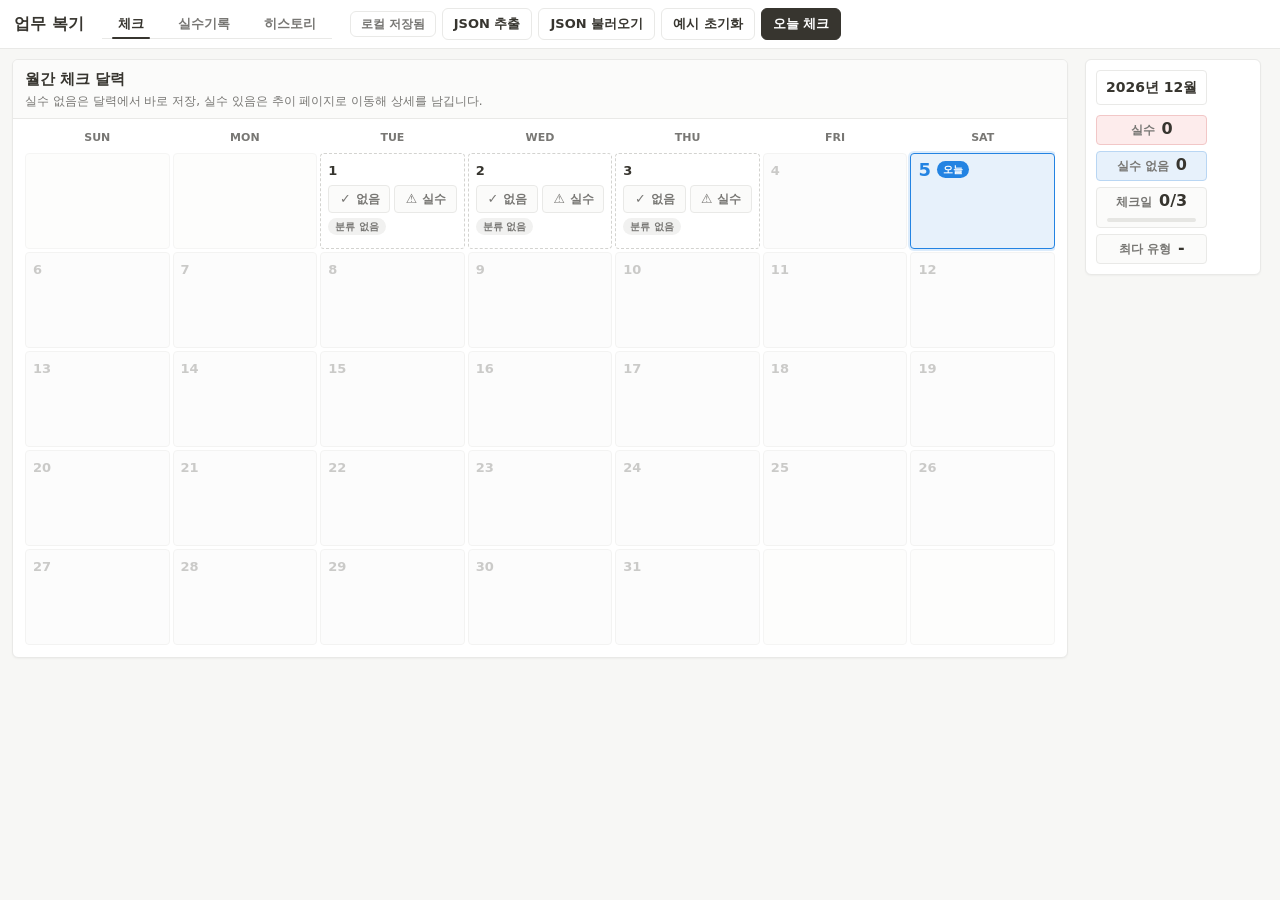
<file: index.html>
<!doctype html>
<html lang="ko">
<head>
  <meta charset="utf-8">
  <meta name="viewport" content="width=device-width, initial-scale=1">
  <title>업무 복기 위젯</title>
  <style>
    *, *::before, *::after { box-sizing: border-box; }

    :root {
      --bg: #f7f7f5;
      --bg-2: #fbfbfa;
      --card: #ffffff;
      --text: #37352f;
      --text-muted: #787774;
      --text-subtle: #9b9a97;
      --border: #e9e9e7;
      --border-strong: #d3d3d0;
      --red: #e03e3e;
      --red-bg: #fdecec;
      --blue: #2383e2;
      --blue-bg: #e7f1fb;
      --gray-bg: #f1f1f0;
      --purple-bg: #ede7f8;
      --purple-fg: #5a4db5;
      --orange-bg: #fbf0e4;
      --orange-fg: #a3500a;
      --yellow-bg: #f8edc5;
      --yellow-fg: #8a5a00;
      --peach-bg: #f6d9c8;
      --peach-fg: #9a4a1f;
      --green-bg: #dff3e1;
      --green-fg: #1f6a2a;
      --sky-bg: #dff0ff;
      --sky-fg: #1b69b5;
      --warn-bg: #fff6da;
      --warn-fg: #8a5a00;
      --radius: 6px;
      --radius-sm: 4px;
      --shadow-sm: 0 1px 2px rgba(15, 15, 15, 0.04);
      --shadow-md: 0 8px 28px rgba(15, 15, 15, 0.08);
    }

    html, body { min-height: 100%; margin: 0; }

    body {
      background: var(--bg);
      color: var(--text);
      font-family: "Pretendard", "Apple SD Gothic Neo", -apple-system, BlinkMacSystemFont, "Malgun Gothic", "Segoe UI", system-ui, sans-serif;
      font-size: 14px;
      line-height: 1.5;
      letter-spacing: 0;
      -webkit-font-smoothing: antialiased;
    }

    button, input, textarea {
      font: inherit;
      letter-spacing: 0;
    }

    button { cursor: pointer; }

    .app { min-height: 100vh; display: flex; flex-direction: column; }

    .app-header {
      position: sticky;
      top: 0;
      z-index: 20;
      display: flex;
      justify-content: flex-start;
      align-items: center;
      gap: 10px;
      padding: 8px 14px;
      background: var(--card);
      border-bottom: 1px solid var(--border);
    }

    .app-header > div:first-child {
      display: flex;
      align-items: center;
      gap: 18px;
      flex-wrap: wrap;
      width: 100%;
    }

    h1 {
      display: flex;
      align-items: baseline;
      gap: 6px;
      margin: 0;
      font-size: 1rem;
      font-weight: 800;
      white-space: nowrap;
    }

    .title-sub {
      color: var(--text-muted);
      font-size: 0.8125rem;
      font-weight: 500;
    }

    .page-tabs {
      display: flex;
      width: fit-content;
      gap: 2px;
      margin-top: 0;
      padding: 0;
      border-bottom: 1px solid var(--border);
      background: transparent;
    }

    .page-tab {
      position: relative;
      min-height: 30px;
      border: 0;
      border-radius: var(--radius-sm) var(--radius-sm) 0 0;
      background: transparent;
      color: var(--text-muted);
      padding: 4px 16px;
      font-size: 0.8125rem;
      font-weight: 800;
      white-space: nowrap;
    }

    .page-tab:hover {
      background: var(--bg-2);
      color: var(--text);
    }

    .page-tab.active {
      background: var(--card);
      color: var(--text);
      font-weight: 950;
    }

    .page-tab.active::after {
      content: "";
      position: absolute;
      left: 10px;
      right: 10px;
      bottom: -1px;
      height: 2px;
      border-radius: 999px;
      background: var(--text);
    }

    .header-actions {
      display: flex;
      justify-content: flex-start;
      align-items: center;
      gap: 6px;
      flex-wrap: wrap;
    }

    .sync-badge {
      display: inline-flex;
      align-items: center;
      min-height: 26px;
      border: 1px solid var(--border);
      border-radius: var(--radius);
      background: var(--card);
      color: var(--text-muted);
      padding: 0 10px;
      font-size: 0.75rem;
      font-weight: 700;
      white-space: nowrap;
    }

    .btn {
      min-height: 28px;
      border: 1px solid var(--border);
      border-radius: var(--radius);
      background: var(--card);
      color: var(--text);
      padding: 5px 11px;
      font-size: 0.8125rem;
      font-weight: 700;
      white-space: nowrap;
    }

    .btn:hover { background: var(--bg); border-color: var(--border-strong); }
    .btn.primary { background: var(--text); color: var(--card); border-color: var(--text); }
    .btn.blue { background: var(--blue); color: #fff; border-color: var(--blue); }
    .btn.danger { background: var(--red); color: #fff; border-color: var(--red); }

    .json-export-panel {
      position: fixed;
      inset: 0;
      z-index: 80;
      display: grid;
      place-items: center;
      padding: 18px;
      background: rgba(15, 15, 15, 0.18);
    }

    .json-export-panel[hidden] { display: none; }

    .json-export-card {
      width: min(720px, 100%);
      border: 1px solid var(--border-strong);
      border-radius: var(--radius);
      background: var(--card);
      box-shadow: var(--shadow-md);
    }

    .json-export-head,
    .json-export-actions {
      display: flex;
      align-items: center;
      justify-content: space-between;
      gap: 8px;
      padding: 12px;
      border-bottom: 1px solid var(--border);
    }

    .json-export-actions {
      justify-content: flex-end;
      border-top: 1px solid var(--border);
      border-bottom: 0;
    }

    .json-export-body { padding: 12px; }

    .json-export-body textarea {
      width: 100%;
      min-height: 260px;
      box-sizing: border-box;
      resize: vertical;
      border: 1px solid var(--border);
      border-radius: var(--radius-sm);
      background: var(--bg-2);
      color: var(--text);
      padding: 10px;
      font-family: ui-monospace, SFMono-Regular, Consolas, "Liberation Mono", monospace;
      font-size: 0.75rem;
      line-height: 1.45;
    }

    .main {
      width: min(1280px, calc(100vw - 24px));
      margin: 0 auto;
      padding: 10px 0 18px;
    }

    .page { display: none; }
    .page.active { display: block; }
    .page-stack { display: grid; gap: 10px; }

    .check-layout {
      display: grid;
      grid-template-columns: minmax(0, 1fr) 190px;
      gap: 10px;
      align-items: start;
    }

    .check-layout > .panel { min-width: 0; }

    .nav-card,
    .panel {
      border: 1px solid var(--border);
      border-radius: var(--radius);
      background: var(--card);
      box-shadow: var(--shadow-sm);
    }

    .nav-card {
      display: flex;
      justify-content: space-between;
      align-items: center;
      gap: 10px;
      flex-wrap: wrap;
      padding: 8px 12px;
    }

    .check-sidebar {
      position: sticky;
      top: 58px;
      display: grid;
      align-content: start;
      justify-items: center;
      justify-self: center;
      gap: 10px;
      width: 176px;
      box-sizing: border-box;
      padding: 10px;
    }

    .check-sidebar .month-nav {
      position: relative;
      display: block;
      width: 100%;
      max-width: 100%;
    }

    .retro-nudge {
      display: grid;
      gap: 7px;
      width: 100%;
      box-sizing: border-box;
      border: 1px solid #ead796;
      border-radius: var(--radius-sm);
      background: var(--warn-bg);
      color: var(--warn-fg);
      padding: 10px;
      text-align: left;
    }

    .retro-nudge[hidden] { display: none; }

    .retro-nudge-label {
      display: inline-flex;
      align-items: center;
      gap: 5px;
      font-size: 0.6875rem;
      font-weight: 950;
    }

    .retro-nudge strong {
      color: var(--text);
      font-size: 0.8125rem;
      line-height: 1.35;
    }

    .retro-nudge p {
      margin: 0;
      color: var(--text-muted);
      font-size: 0.75rem;
      font-weight: 800;
    }

    .retro-nudge .btn {
      width: 100%;
      min-height: 28px;
      background: var(--card);
    }

    .month-popover-button {
      width: 100%;
      min-height: 34px;
      border: 1px solid var(--border);
      border-radius: var(--radius-sm);
      background: var(--card);
      color: var(--text);
      padding: 6px 9px;
      text-align: center;
      font-weight: 900;
    }

    .month-popover-button:hover { background: var(--bg-2); border-color: var(--border-strong); }

    .month-popover {
      position: absolute;
      top: calc(100% + 8px);
      right: 0;
      z-index: 30;
      width: 248px;
      border: 1px solid var(--border-strong);
      border-radius: var(--radius);
      background: var(--card);
      box-shadow: var(--shadow-md);
      padding: 12px;
    }

    .month-popover[hidden] { display: none; }

    .month-popover-head {
      display: grid;
      grid-template-columns: 28px 1fr 28px;
      align-items: center;
      gap: 8px;
      margin-bottom: 10px;
    }

    .month-popover-title {
      text-align: center;
      font-size: 1rem;
      font-weight: 900;
    }

    .month-popover-grid {
      display: grid;
      grid-template-columns: repeat(7, 1fr);
      gap: 5px;
    }

    .month-popover-weekday,
    .month-popover-day {
      display: grid;
      place-items: center;
      min-height: 25px;
      border-radius: var(--radius-sm);
      font-size: 0.8125rem;
      font-weight: 800;
    }

    .month-popover-weekday {
      color: var(--text-muted);
      font-size: 0.6875rem;
      font-weight: 900;
    }

    .month-popover-weekday.sun,
    .month-popover-day.sun { color: var(--red); }

    .month-popover-weekday.sat,
    .month-popover-day.sat { color: var(--blue); }

    .month-popover-day {
      border: 1px solid transparent;
      background: transparent;
      color: var(--text);
      padding: 0;
    }

    .month-popover-day:hover { background: var(--bg-2); }
    .month-popover-day.selected { background: var(--blue); color: #fff; }
    .month-popover-day.today { border-color: var(--blue); color: var(--blue); background: var(--card); }
    .month-popover-day.selected.today { color: #fff; }
    .month-popover-empty { min-height: 25px; }

    .check-sidebar .summary-chips {
      display: grid;
      grid-template-columns: 1fr;
      justify-items: center;
      gap: 6px;
      width: 100%;
    }

    .check-sidebar .chip {
      justify-content: center;
      width: 100%;
      max-width: 100%;
      text-align: center;
      box-sizing: border-box;
    }

    .check-sidebar .progress-chip { min-width: 0; }

    .month-nav { display: flex; align-items: center; gap: 8px; flex-wrap: wrap; }

    .icon-btn {
      width: 28px;
      height: 28px;
      border: 1px solid var(--border);
      border-radius: var(--radius-sm);
      background: var(--card);
      color: var(--text-muted);
      font-weight: 900;
    }

    .icon-btn:hover { background: var(--bg); color: var(--text); }

    .month-label {
      display: flex;
      align-items: center;
      gap: 8px;
      font-size: 1rem;
      font-weight: 800;
    }

    .month-label input,
    .field input,
    .field textarea,
    .search-row input {
      width: 100%;
      min-height: 34px;
      border: 1px solid var(--border);
      border-radius: var(--radius-sm);
      background: var(--bg-2);
      color: var(--text);
      padding: 7px 9px;
      outline: none;
    }

    .month-label input { width: 124px; min-height: 28px; padding: 3px 8px; }

    .month-label input:focus,
    .field input:focus,
    .field textarea:focus,
    .search-row input:focus {
      border-color: var(--blue);
      background: var(--card);
      box-shadow: 0 0 0 2px rgba(35, 131, 226, 0.14);
    }

    .summary-chips { display: flex; gap: 8px; flex-wrap: wrap; }

    .chip {
      display: inline-flex;
      align-items: baseline;
      gap: 7px;
      min-height: 30px;
      padding: 5px 10px;
      border: 1px solid var(--border);
      border-radius: var(--radius-sm);
      background: var(--bg-2);
      font-variant-numeric: tabular-nums;
      white-space: nowrap;
    }

    .chip .label { color: var(--text-muted); font-size: 0.75rem; font-weight: 700; }
    .chip .value { color: var(--text); font-size: 1rem; font-weight: 900; line-height: 1; }
    .chip.good { background: var(--blue-bg); border-color: #b9d6f3; }
    .chip.warn { background: var(--red-bg); border-color: #f2c7c7; }

    .progress-chip {
      min-width: 156px;
      flex-wrap: wrap;
    }

    .progress-track {
      flex: 1 1 100%;
      height: 4px;
      border-radius: 999px;
      background: #e6e6e3;
      overflow: hidden;
    }

    .progress-fill {
      display: block;
      width: 0;
      height: 100%;
      border-radius: inherit;
      background: var(--blue);
      transition: width 0.2s ease;
    }

    .two-col {
      display: grid;
      grid-template-columns: minmax(0, 1fr);
      gap: 12px;
      align-items: start;
    }

    .record-layout {
      display: grid;
      grid-template-columns: minmax(0, 0.95fr) minmax(320px, 0.75fr);
      gap: 12px;
      align-items: start;
    }

    .history-grid { display: grid; gap: 12px; }
    #page-history .history-grid { gap: 10px; }
    .history-overview {
      display: grid;
      grid-template-columns: minmax(0, 1.05fr) minmax(360px, 0.9fr);
      gap: 10px;
      align-items: stretch;
    }

    .history-left {
      display: grid;
      grid-template-rows: auto minmax(0, 1fr);
      gap: 10px;
      height: 100%;
    }

    .history-insights {
      display: grid;
      grid-template-columns: repeat(6, minmax(0, 1fr));
      gap: 10px;
    }

    .insight-card {
      display: grid;
      align-content: start;
      gap: 4px;
      min-height: 92px;
      border: 1px solid var(--border);
      border-radius: var(--radius);
      background: var(--card);
      box-shadow: var(--shadow-sm);
      padding: 10px 12px;
    }

    .insight-card.core { grid-column: span 3; }
    .insight-card.impact-card {
      grid-column: span 2;
      min-height: 74px;
    }
    .insight-card.impact-card strong { font-size: 1.35rem; }
    .insight-card.impact-card.zero {
      border-color: var(--border);
      background: var(--bg-2);
    }
    .insight-card.impact-card.zero strong { color: var(--text-subtle); }
    .insight-card.impact-card.external.has-count {
      border-color: #f1bfc0;
      background: var(--red-bg);
    }
    .insight-card.impact-card.external.has-count strong { color: var(--red); }

    .insight-label {
      color: var(--text-muted);
      font-size: 0.75rem;
      font-weight: 900;
    }

    .insight-card strong {
      color: var(--text);
      font-size: 1.6rem;
      line-height: 1.1;
      font-weight: 950;
      font-variant-numeric: tabular-nums;
    }

    .insight-card p { margin: 0; color: var(--text-muted); font-size: 0.75rem; }
    .insight-card.good strong { color: var(--green-fg); }
    .insight-card.warn strong { color: var(--red); }
    .insight-card.neutral strong { color: var(--text-muted); }
    .history-left > .panel,
    .history-month-panel {
      height: 100%;
      display: flex;
      flex-direction: column;
    }

    .history-left > .panel .panel-body,
    .history-month-panel .panel-body {
      flex: 1;
    }

    .history-left > .panel .panel-body {
      display: flex;
      align-items: center;
    }

    .history-left > .panel .trend-bars { width: 100%; }

    .panel { overflow: hidden; }

    .panel-head {
      display: flex;
      justify-content: space-between;
      align-items: center;
      gap: 10px;
      padding: 8px 12px;
      border-bottom: 1px solid var(--border);
      background: var(--bg-2);
    }

    .panel-title { margin: 0; font-size: 0.9375rem; font-weight: 900; }
    .panel-sub { margin: 2px 0 0; color: var(--text-muted); font-size: 0.75rem; }
    .panel-body { padding: 10px 12px; }

    .calendar-wrap { overflow-x: auto; padding-bottom: 2px; }

    .calendar {
      display: grid;
      grid-template-columns: repeat(7, minmax(104px, 1fr));
      gap: 3px;
      min-width: 760px;
    }

    .weekday {
      padding: 1px 0 3px;
      color: var(--text-muted);
      font-size: 0.6875rem;
      font-weight: 900;
      text-align: center;
    }

    .day {
      min-height: 96px;
      border: 1px solid var(--border);
      border-radius: var(--radius-sm);
      background: var(--card);
      padding: 7px;
      display: flex;
      flex-direction: column;
      gap: 5px;
      transition: background 0.15s, border-color 0.15s, box-shadow 0.15s, opacity 0.15s, transform 0.15s;
    }

    .day:hover {
      background: #fafdff;
      border-color: var(--blue);
      box-shadow: var(--shadow-md);
      transform: translateY(-2px);
    }
    .day.outside { min-height: 96px; background: var(--bg-2); opacity: 0.45; }
    .day.weekend, .day.no-check, .day.future { min-height: 96px; background: #fafafa; opacity: 0.52; }
    .day.unchecked:not(.weekend):not(.no-check):not(.future):not(.outside) {
      border: 1px dashed var(--border-strong);
      background: var(--card);
      opacity: 1;
    }
    .day.weekend:hover, .day.no-check:hover, .day.future:hover {
      background: #fafafa;
      border-color: var(--border);
      box-shadow: none;
      transform: none;
    }
    .day.future { filter: grayscale(0.15); }
    .day.today {
      border: 1.5px solid var(--blue);
      background: var(--blue-bg);
      opacity: 1;
      filter: none;
      box-shadow: inset 0 0 0 1px rgba(35, 131, 226, 0.1);
    }
    .day.today:has(.quick-btn.active) {
      background: var(--card);
    }
    .day.today.weekend,
    .day.today.no-check,
    .day.today.future {
      background: var(--blue-bg);
      border-color: var(--blue);
      opacity: 1;
      filter: none;
    }
    .day.today:hover {
      background: var(--blue-bg);
      border-color: var(--blue);
      box-shadow: var(--shadow-md);
      transform: translateY(-2px);
    }
    .day.today:has(.quick-btn.active):hover {
      background: var(--card);
    }
    .day.selected { border-color: var(--blue); box-shadow: 0 0 0 2px rgba(35, 131, 226, 0.16); }

    .day-top,
    .day-foot {
      display: flex;
      justify-content: space-between;
      align-items: center;
      gap: 6px;
    }

    .day-foot { justify-content: flex-start; }
    .day.today .day-top { justify-content: flex-start; }

    .day-num { font-size: 0.8125rem; font-weight: 900; }
    .day.today .day-num {
      color: var(--blue);
      font-size: 1.12rem;
      line-height: 1;
    }

    .today-label {
      display: inline-flex;
      align-items: center;
      border-radius: 999px;
      background: var(--blue);
      color: #fff;
      padding: 1px 6px;
      font-size: 0.625rem;
      font-weight: 900;
    }

    .quick-check { display: grid; grid-template-columns: 1fr 1fr; gap: 4px; }

    .quick-btn {
      min-height: 28px;
      border: 1px solid var(--border);
      border-radius: var(--radius-sm);
      background: var(--bg-2);
      color: var(--text-muted);
      padding: 0 6px;
      font-size: 0.75rem;
      font-weight: 900;
      display: inline-flex;
      align-items: center;
      justify-content: center;
      gap: 4px;
    }

    .day .category-chip {
      padding: 1px 7px;
      font-size: 0.625rem;
    }

    .quick-icon {
      display: inline-flex;
      align-items: center;
      justify-content: center;
      width: 1em;
      font-size: 0.8rem;
      line-height: 1;
    }

    .quick-btn.ok.active { background: var(--blue-bg); border-color: #b9d6f3; color: #1b69b5; }
    .quick-btn.miss.active { background: var(--red-bg); border-color: #f1bfc0; color: #c02b2b; }
    .day.today .quick-btn { background: var(--card); }
    .day.today .quick-btn.ok.active { background: var(--card); border-color: var(--blue); color: var(--blue); }
    .day.today .quick-btn.miss.active { background: var(--red-bg); border-color: #f1bfc0; color: var(--red); }
    .quick-btn:disabled { cursor: default; opacity: 0.62; }

    .day-top.only-date {
      justify-content: flex-start;
      color: var(--text-subtle);
    }

    .category-chip {
      display: inline-flex;
      align-items: center;
      width: fit-content;
      max-width: 100%;
      border-radius: 999px;
      padding: 2px 8px;
      background: var(--gray-bg);
      color: var(--text-muted);
      font-size: 0.6875rem;
      font-weight: 900;
      overflow: hidden;
      text-overflow: ellipsis;
      white-space: nowrap;
    }

    .category-chip.table, .cat-pill.table { background: var(--purple-bg); color: var(--purple-fg); }
    .category-chip.map, .cat-pill.map { background: var(--green-bg); color: var(--green-fg); }
    .category-chip.schedule, .cat-pill.schedule { background: var(--yellow-bg); color: var(--yellow-fg); }
    .category-chip.friends, .cat-pill.friends { background: var(--peach-bg); color: var(--peach-fg); }
    .category-chip.comm, .cat-pill.comm { background: var(--sky-bg); color: var(--sky-fg); }

    .record-hero {
      display: grid;
      gap: 8px;
      margin-bottom: 12px;
      padding: 12px;
      border: 1px solid var(--border);
      border-radius: var(--radius);
      background: var(--bg-2);
    }

    .record-hero strong { font-size: 1rem; }
    .record-hero span { color: var(--text-muted); font-size: 0.8125rem; font-weight: 800; }

    .field {
      display: grid;
      gap: 8px;
      color: var(--text-muted);
      font-size: 0.75rem;
      font-weight: 800;
    }

    .field textarea { min-height: 124px; resize: vertical; }
    .field textarea.short { min-height: 54px; }
    .form-grid { display: grid; gap: 14px; }

    .step-heading {
      display: flex;
      align-items: center;
      gap: 8px;
      flex-wrap: wrap;
    }

    .step-label {
      display: inline-flex;
      align-items: center;
      gap: 8px;
      color: var(--text);
      font-size: 0.8125rem;
      font-weight: 900;
    }

    .step-num {
      display: inline-grid;
      place-items: center;
      width: 20px;
      height: 20px;
      border-radius: 50%;
      background: var(--text);
      color: var(--card);
      font-size: 0.6875rem;
      line-height: 1;
      font-weight: 950;
    }

    .step-note {
      color: var(--text-muted);
      font-size: 0.6875rem;
      font-weight: 800;
    }

    .cat-picker {
      width: 100%;
      display: flex;
      align-items: center;
      flex-wrap: wrap;
      gap: 8px;
    }

    .cat-empty {
      width: 100%;
      border: 1px dashed var(--border-strong);
      border-radius: var(--radius-sm);
      background: var(--bg-2);
      color: var(--text-muted);
      padding: 10px;
      font-size: 0.8125rem;
      font-weight: 800;
    }

    .cat-manager {
      display: grid;
      grid-template-columns: minmax(160px, 1fr) auto;
      gap: 6px;
    }

    .cat-option {
      min-height: 32px;
      border: 1px solid transparent;
      border-radius: 999px;
      background: transparent;
      color: var(--text-muted);
      display: flex;
      align-items: center;
      justify-content: center;
      gap: 5px;
      padding: 2px 4px;
      text-align: center;
      font-weight: 900;
      cursor: pointer;
      transition: background 0.15s, border-color 0.15s, box-shadow 0.15s;
    }

    .filter-chip {
      min-height: 34px;
      border: 0;
      border-radius: var(--radius-sm);
      background: transparent;
      color: var(--text);
      display: flex;
      align-items: center;
      gap: 9px;
      padding: 5px 9px;
      text-align: left;
      font-weight: 800;
    }

    .cat-option:hover { border-color: var(--border); background: var(--bg-2); }
    .cat-option.active { border-color: var(--border-strong); background: var(--card); box-shadow: var(--shadow-sm); }

    .cat-pill {
      display: inline-flex;
      align-items: center;
      border-radius: 999px;
      padding: 3px 8px;
      font-size: 0.8125rem;
      font-weight: 900;
      color: inherit;
    }

    .cat-check {
      min-width: 14px;
      color: var(--text);
      font-weight: 900;
      text-align: center;
    }

    .cat-check:empty { display: none; }

    .cat-remove {
      width: 18px;
      height: 18px;
      border: 0;
      border-radius: 50%;
      background: rgba(255, 255, 255, 0.6);
      color: var(--text-muted);
      padding: 0;
      font-size: 0.8125rem;
      font-weight: 900;
      line-height: 1;
    }

    .cat-remove:hover { background: var(--card); color: var(--text); }

    .impact-picker {
      display: flex;
      flex-wrap: wrap;
      gap: 8px;
    }

    .impact-option {
      min-height: 30px;
      border: 1px solid var(--border);
      border-radius: 999px;
      background: var(--card);
      color: var(--text);
      padding: 4px 12px;
      font-size: 0.75rem;
      font-weight: 800;
    }

    .impact-option:hover {
      background: var(--bg-2);
      border-color: var(--border-strong);
      color: var(--text);
    }

    .impact-option.active {
      border-color: var(--blue);
      background: var(--blue-bg);
      color: var(--blue);
      box-shadow: 0 0 0 1px var(--blue) inset;
      font-weight: 950;
    }

    .impact-option[data-impact="team"].active {
      border-color: #ead796;
      background: var(--warn-bg);
      color: var(--warn-fg);
      box-shadow: 0 0 0 1px #d9bd66 inset;
    }

    .impact-option.external.active {
      border-color: #f1bfc0;
      background: var(--red-bg);
      color: var(--red);
      box-shadow: 0 0 0 1px var(--red) inset;
    }

    .record-actions {
      display: flex;
      gap: 6px;
      flex-wrap: wrap;
      position: sticky;
      bottom: 0;
      z-index: 2;
      margin: 0 -14px -12px;
      padding: 10px 14px;
      border-top: 1px solid var(--border);
      background: rgba(255, 255, 255, 0.96);
      backdrop-filter: blur(8px);
    }

    .record-actions .btn.primary { flex: 1 1 180px; }

    .save-complete {
      display: none;
      align-items: center;
      justify-content: space-between;
      gap: 10px;
      padding: 10px 12px;
      border: 1px solid var(--border);
      border-radius: var(--radius);
      background: var(--bg-2);
      color: var(--text-muted);
      font-size: 0.8125rem;
    }

    .save-complete.show { display: flex; }
    .save-complete strong { color: var(--text); font-size: 0.9375rem; }

    .similar-summary {
      display: grid;
      gap: 6px;
      margin-bottom: 10px;
      padding: 10px;
      border: 1px solid var(--border);
      border-radius: var(--radius-sm);
      background: var(--card);
    }

    .similar-summary strong { font-size: 0.875rem; }
    .similar-summary span { color: var(--text-muted); font-size: 0.75rem; font-weight: 800; }
    .similar-summary-tags { display: flex; flex-wrap: wrap; gap: 5px; }
    .similar-summary-tags span {
      border-radius: 999px;
      background: var(--bg-2);
      padding: 2px 7px;
    }

    .similar-list { display: grid; gap: 8px; }

    .similar-repeat-banner,
    .similar-action-card {
      border: 1px solid var(--border);
      border-radius: var(--radius-sm);
      padding: 10px;
    }

    .similar-repeat-banner {
      background: var(--blue-bg);
      color: var(--blue);
      font-size: 0.875rem;
      font-weight: 950;
    }

    .similar-action-card {
      display: grid;
      gap: 5px;
      background: var(--card);
    }

    .similar-action-card .label {
      color: var(--text-muted);
      font-size: 0.6875rem;
      font-weight: 950;
    }

    .similar-action-card p {
      margin: 0;
      color: var(--text);
      font-size: 0.8125rem;
      font-weight: 850;
    }

    .similar-action-card small {
      color: var(--text-muted);
      font-size: 0.75rem;
      font-weight: 800;
    }

    .similar-item,
    .similar-empty {
      border: 1px solid var(--border);
      border-radius: var(--radius-sm);
      background: var(--bg-2);
      padding: 9px 10px;
      font-size: 0.8125rem;
    }

    .similar-item {
      display: grid;
      gap: 6px;
    }

    .similar-meta {
      display: flex;
      justify-content: space-between;
      align-items: center;
      gap: 8px;
      font-variant-numeric: tabular-nums;
    }

    .similar-meta strong { color: var(--text); font-size: 0.8125rem; }

    .similar-badge {
      display: inline-flex;
      align-items: center;
      border-radius: 999px;
      background: var(--gray-bg);
      color: var(--text-muted);
      padding: 2px 7px;
      font-size: 0.6875rem;
      font-weight: 900;
      white-space: nowrap;
    }

    .similar-item p,
    .similar-item small,
    .similar-empty {
      margin: 0;
      color: var(--text-muted);
    }

    .similar-item small { font-size: 0.75rem; }

    .history-detail { color: var(--text); }
    .history-action {
      margin-top: 0;
      color: var(--text-muted);
      font-size: 0.75rem;
      font-weight: 700;
    }

    .trend-bars,
    .month-list { display: grid; gap: 10px; }

    #page-history .trend-bars,
    #page-history .month-list { gap: 6px; }

    .trend-row {
      display: grid;
      grid-template-columns: 72px 1fr 54px 46px;
      align-items: center;
      gap: 10px;
      border: 1px solid transparent;
      border-radius: var(--radius-sm);
      padding: 5px 6px;
      font-size: 0.8125rem;
      font-variant-numeric: tabular-nums;
    }

    .trend-row.current {
      border-color: var(--border);
      background: var(--bg-2);
    }

    .trend-ratio {
      color: var(--text-muted);
      font-size: 0.75rem;
      font-weight: 900;
      text-align: right;
    }

    .trend-legend {
      display: flex;
      align-items: center;
      gap: 10px;
      margin-top: 3px;
      color: var(--text-muted);
      font-size: 0.6875rem;
      font-weight: 800;
    }

    .trend-legend span {
      display: inline-flex;
      align-items: center;
      gap: 4px;
    }

    .legend-swatch {
      display: inline-block;
      width: 14px;
      height: 8px;
      border-radius: 999px;
    }

    .legend-swatch.miss { background: var(--red); }
    .legend-swatch.ok { background: #4a86e8; }

    .stack {
      height: 18px;
      border-radius: var(--radius-sm);
      background: var(--gray-bg);
      overflow: hidden;
      display: flex;
      box-shadow: inset 0 0 0 1px var(--border);
    }

    .stack .miss,
    .stack .ok {
      display: inline-flex;
      align-items: center;
      justify-content: center;
      min-width: 0;
      overflow: hidden;
    }

    .stack .miss { background: var(--red); }
    .stack .ok { background: #4a86e8; }

    .month-card {
      display: grid;
      gap: 5px;
      border: 1px solid var(--border);
      border-radius: var(--radius-sm);
      background: var(--card);
      padding: 9px 10px;
    }

    .month-card-head {
      display: flex;
      justify-content: space-between;
      align-items: center;
      gap: 8px;
      font-weight: 900;
    }

    .month-title { font-size: 0.9375rem; }
    .month-categories {
      display: flex;
      justify-content: flex-start;
      flex-wrap: wrap;
      gap: 5px;
    }

    .month-card p { margin: 0; color: var(--text-muted); font-size: 0.75rem; }

    .month-card-stats {
      display: flex;
      flex-wrap: wrap;
      gap: 5px;
      color: var(--text-muted);
      font-size: 0.75rem;
      font-weight: 800;
    }

    .month-delta {
      border-radius: 999px;
      background: var(--gray-bg);
      padding: 2px 8px;
      color: var(--text-muted);
      font-size: 0.6875rem;
      font-weight: 900;
      white-space: nowrap;
    }

    .month-delta.good { background: var(--green-bg); color: var(--green-fg); }
    .month-delta.warn { background: var(--red-bg); color: var(--red); }

    .search-row {
      display: grid;
      grid-template-columns: minmax(180px, 1fr);
      gap: 8px;
      margin-bottom: 8px;
    }

    .filter-chips {
      display: flex;
      flex-wrap: wrap;
      gap: 5px;
      margin-bottom: 8px;
    }

    .filter-chip {
      min-height: 24px;
      border: 1px solid var(--border);
      background: var(--card);
      color: var(--text-muted);
      padding: 2px 8px;
      font-size: 0.6875rem;
    }

    .filter-chip[data-cat="맵"] { background: var(--green-bg); color: var(--green-fg); }
    .filter-chip[data-cat="일정"] { background: var(--yellow-bg); color: var(--yellow-fg); }
    .filter-chip[data-cat="테이블"] { background: var(--purple-bg); color: var(--purple-fg); }
    .filter-chip[data-cat="프렌즈"] { background: var(--peach-bg); color: var(--peach-fg); }
    .filter-chip[data-cat="커뮤니케이션"] { background: var(--sky-bg); color: var(--sky-fg); }
    .filter-chip.map { background: var(--green-bg); color: var(--green-fg); }
    .filter-chip.schedule { background: var(--yellow-bg); color: var(--yellow-fg); }
    .filter-chip.table { background: var(--purple-bg); color: var(--purple-fg); }
    .filter-chip.friends { background: var(--peach-bg); color: var(--peach-fg); }
    .filter-chip.comm { background: var(--sky-bg); color: var(--sky-fg); }
    .filter-chip.active { border-color: transparent; box-shadow: var(--shadow-sm); }
    .filter-chip[data-cat=""] .cat-pill, .filter-chip.active[data-cat=""] { background: var(--text); color: var(--card); }
    .filter-chip.active[data-cat="맵"] { background: var(--green-bg); color: var(--green-fg); }
    .filter-chip.active[data-cat="일정"] { background: var(--yellow-bg); color: var(--yellow-fg); }
    .filter-chip.active[data-cat="테이블"] { background: var(--purple-bg); color: var(--purple-fg); }
    .filter-chip.active[data-cat="프렌즈"] { background: var(--peach-bg); color: var(--peach-fg); }
    .filter-chip.active[data-cat="커뮤니케이션"] { background: var(--sky-bg); color: var(--sky-fg); }

    #page-history .panel-head { padding: 7px 12px; }
    #page-history .panel-body { padding: 9px 12px; }
    #page-history .panel-sub { margin-top: 1px; font-size: 0.6875rem; }

    .history-table {
      width: 100%;
      border-collapse: collapse;
      table-layout: fixed;
      font-size: 0.8125rem;
      --history-detail-col: 44%;
      --history-action-col: 26%;
    }

    .history-col-date { width: 8%; }
    .history-col-category { width: 12%; }
    .history-col-impact { width: 10%; }
    .history-col-detail { width: var(--history-detail-col); }
    .history-col-action { width: var(--history-action-col); }

    .history-table th,
    .history-table td {
      border-bottom: 1px solid var(--border);
      padding: 6px 8px;
      text-align: left;
      vertical-align: top;
    }

    .history-table th {
      position: relative;
      color: var(--text-muted);
      font-size: 0.6875rem;
      font-weight: 900;
      user-select: none;
    }

    .history-table tr:last-child td { border-bottom: 0; }
    .history-table tbody tr:hover { background: var(--bg-2); }
    .history-table td { overflow-wrap: anywhere; }
    .history-table .date { color: var(--text-muted); white-space: nowrap; font-variant-numeric: tabular-nums; }
    .history-table .category-chip { font-size: 0.625rem; padding: 1px 7px; }

    .impact-badge {
      display: inline-flex;
      align-items: center;
      width: fit-content;
      border-radius: 999px;
      background: var(--gray-bg);
      color: var(--text-muted);
      padding: 1px 7px;
      font-size: 0.625rem;
      font-weight: 900;
      white-space: nowrap;
    }

    .impact-badge.team {
      background: var(--blue-bg);
      color: var(--blue);
    }

    .impact-badge.external {
      background: var(--red-bg);
      color: var(--red);
      box-shadow: 0 0 0 1px #f1bfc0 inset;
    }

    .history-action-link {
      border: 0;
      background: transparent;
      color: var(--text-subtle);
      padding: 0;
      font-size: 0.75rem;
      font-weight: 800;
      text-decoration: underline;
      text-underline-offset: 2px;
    }

    .history-action-link:hover {
      color: var(--text-muted);
    }

    .history-resize-handle {
      position: absolute;
      top: 0;
      right: -4px;
      bottom: 0;
      width: 8px;
      cursor: col-resize;
      z-index: 1;
    }

    .history-resize-handle::after {
      content: "";
      position: absolute;
      top: 7px;
      bottom: 7px;
      left: 3px;
      width: 2px;
      border-radius: 999px;
      background: transparent;
    }

    .history-resize-handle:hover::after,
    .history-table.resizing .history-resize-handle::after {
      background: var(--border-strong);
    }

    .history-table.resizing,
    .history-table.resizing * {
      cursor: col-resize;
      user-select: none;
    }

    .empty {
      padding: 18px;
      border: 1px dashed var(--border-strong);
      border-radius: var(--radius-sm);
      background: var(--bg-2);
      color: var(--text-muted);
      text-align: center;
    }

    @media (max-width: 980px) {
      .app-header { align-items: flex-start; flex-direction: column; }
      .header-actions { justify-content: flex-start; }
      .check-layout, .two-col, .record-layout, .history-overview { grid-template-columns: 1fr; }
      .check-sidebar { position: static; order: -1; justify-self: center; }
    }

    @media (max-width: 620px) {
      .main { width: min(100vw - 12px, 1280px); }
      .page-tabs { width: 100%; overflow-x: auto; }
      .page-tab { flex: 0 0 auto; }
      .nav-card { padding: 10px; }
      .history-insights { grid-template-columns: 1fr; }
      .insight-card.core,
      .insight-card.impact-card { grid-column: auto; }
      .summary-chips { width: 100%; }
      .chip { flex: 1 1 calc(50% - 8px); }
      .record-actions { grid-template-columns: 1fr; }
    }
  </style>
</head>
<body>
  <div class="app">
    <header class="app-header">
      <div>
        <h1>업무 복기</h1>
        <nav class="page-tabs" aria-label="복기 페이지">
          <button class="page-tab active" data-page="check" type="button">체크</button>
          <button class="page-tab" data-page="trend" type="button">실수기록</button>
          <button class="page-tab" data-page="history" type="button">히스토리</button>
        </nav>
        <div class="header-actions">
          <span class="sync-badge" id="saveState">로컬 저장됨</span>
          <button class="btn" id="exportJson" type="button">JSON 추출</button>
          <button class="btn" id="importJson" type="button">JSON 불러오기</button>
          <input id="jsonImportInput" type="file" accept="application/json,.json" hidden>
          <button class="btn" id="resetDemo" type="button">예시 초기화</button>
          <button class="btn primary" id="todayButton" type="button">오늘 체크</button>
        </div>
      </div>
    </header>

    <div class="json-export-panel" id="jsonExportPanel" hidden>
      <div class="json-export-card" role="dialog" aria-modal="true" aria-labelledby="jsonExportTitle">
        <div class="json-export-head">
          <strong id="jsonExportTitle">JSON 추출</strong>
          <button class="icon-btn" id="jsonExportClose" type="button" aria-label="닫기">×</button>
        </div>
        <div class="json-export-body">
          <textarea id="jsonExportText" readonly spellcheck="false"></textarea>
        </div>
        <div class="json-export-actions">
          <button class="btn primary" id="copyJson" type="button">복사</button>
          <button class="btn" id="downloadJsonAgain" type="button">파일 저장</button>
        </div>
      </div>
    </div>

    <div class="json-export-panel" id="jsonImportPanel" hidden>
      <div class="json-export-card" role="dialog" aria-modal="true" aria-labelledby="jsonImportTitle">
        <div class="json-export-head">
          <strong id="jsonImportTitle">JSON 불러오기</strong>
          <button class="icon-btn" id="jsonImportClose" type="button" aria-label="닫기">×</button>
        </div>
        <div class="json-export-body">
          <textarea id="jsonImportText" placeholder="JSON을 붙여넣기" spellcheck="false"></textarea>
        </div>
        <div class="json-export-actions">
          <button class="btn" id="chooseJsonFile" type="button">파일 선택</button>
          <button class="btn primary" id="applyPastedJson" type="button">불러오기</button>
        </div>
      </div>
    </div>

    <main class="main">
      <section class="page active" id="page-check">
        <div class="check-layout">
          <article class="panel">
            <div class="panel-head">
              <div>
                <h2 class="panel-title">월간 체크 달력</h2>
                <p class="panel-sub">실수 없음은 달력에서 바로 저장, 실수 있음은 추이 페이지로 이동해 상세를 남깁니다.</p>
              </div>
            </div>
            <div class="panel-body">
              <div class="calendar-wrap">
                <div class="calendar" id="calendar" aria-label="월간 실수 체크 달력"></div>
              </div>
            </div>
          </article>

          <aside class="nav-card check-sidebar" aria-label="월간 체크 요약">
            <div class="retro-nudge" id="retroNudge" hidden>
              <span class="retro-nudge-label"><span aria-hidden="true">💡</span>회고 신호</span>
              <strong id="retroNudgeTitle">이번 달에 같은 실수가 반복됐어요</strong>
              <p>잠깐 히스토리 보고 갈까요?</p>
              <button class="btn" id="nudgeHistoryButton" type="button">히스토리 보기</button>
            </div>
            <div class="month-nav">
              <button class="month-popover-button" id="monthPickerButton" type="button" aria-expanded="false" aria-controls="monthPopover">
                <span id="monthTitle">2026년 4월</span>
              </button>
              <input id="monthInput" type="month" value="2026-04" hidden>
              <div class="month-popover" id="monthPopover" hidden>
                <div class="month-popover-head">
                  <button class="icon-btn" id="prevMonth" type="button" aria-label="이전 달">&lt;</button>
                  <div class="month-popover-title" id="monthPopoverTitle">2026년 5월</div>
                  <button class="icon-btn" id="nextMonth" type="button" aria-label="다음 달">&gt;</button>
                </div>
                <div class="month-popover-grid" id="monthPopoverGrid" aria-label="월 선택 달력"></div>
              </div>
            </div>
            <div class="summary-chips">
              <div class="chip warn"><span class="label">실수</span><span class="value" id="missCount">0</span></div>
              <div class="chip good"><span class="label">실수 없음</span><span class="value" id="okCount">0</span></div>
              <div class="chip progress-chip"><span class="label">체크일</span><span class="value" id="checkedCount">0</span><span class="progress-track"><span class="progress-fill" id="checkProgress"></span></span></div>
              <div class="chip"><span class="label">최다 유형</span><span class="value" id="topCategory">-</span></div>
            </div>
          </aside>
        </div>
      </section>

      <section class="page" id="page-trend">
        <div class="record-layout">
          <article class="panel">
            <div class="panel-head">
              <div>
                <h2 class="panel-title">실수 상세 기록</h2>
                <p class="panel-sub">카테고리를 고르고, 다음에 확인할 것을 한 줄로 남깁니다.</p>
              </div>
            </div>
            <div class="panel-body">
              <div class="record-hero">
                <strong id="recordDateLabel">-</strong>
                <span>저장하면 히스토리 페이지의 3개월 추이, 월별 히스토리, 상세 히스토리에 바로 반영됩니다.</span>
              </div>

              <form class="form-grid" id="recordForm">
                <div class="field">
                  <span class="step-label"><span class="step-num">1</span>카테고리 선택</span>
                  <input id="recordCategoryValue" type="hidden">
                  <div class="cat-picker" id="catButtons"></div>
                  <div class="cat-manager">
                    <input id="categoryInput" placeholder="카테고리 추가">
                    <button class="btn" id="addCategory" type="button">추가</button>
                  </div>
                </div>

                <div class="field">
                  <div class="step-heading">
                    <span class="step-label"><span class="step-num">2</span>영향 범위</span>
                    <span class="step-note">기본값 나만, 1번 탭</span>
                  </div>
                  <input id="recordImpactValue" type="hidden" value="self">
                  <div class="impact-picker" id="impactButtons" aria-label="영향 범위">
                    <button class="impact-option" data-impact="self" type="button">나만</button>
                    <button class="impact-option" data-impact="team" type="button">팀</button>
                    <button class="impact-option external" data-impact="external" type="button">외부</button>
                  </div>
                </div>

                <label class="field"><span class="step-label"><span class="step-num">3</span>무슨 일이 있었나</span>
                  <textarea id="recordDetail" placeholder="예: 데이터 수정 후 기존 체크리스트를 확인하지 못함."></textarea>
                </label>

                <label class="field"><span class="step-label"><span class="step-num">4</span>다음엔 뭘 확인할까</span>
                  <textarea class="short" id="recordNextAction" placeholder="예: 공유 전 데이터 검수 3단계를 먼저 확인."></textarea>
                </label>

                <div class="save-complete" id="saveComplete">
                  <strong>저장 완료</strong>
                  <span>히스토리 보기 또는 체크로 돌아가기를 선택할 수 있습니다.</span>
                </div>

                <div class="record-actions">
                  <button class="btn primary" type="submit">저장</button>
                  <button class="btn" id="saveAndHistory" type="button">히스토리 보기</button>
                  <button class="btn" id="backToCheck" type="button">체크로 돌아가기</button>
                </div>
              </form>
            </div>
          </article>

          <aside class="panel">
            <div class="panel-head">
              <div>
                <h2 class="panel-title">최근 같은 실수</h2>
                <p class="panel-sub">선택한 카테고리 기준 최근 3개를 보여줍니다.</p>
              </div>
            </div>
            <div class="panel-body">
              <div class="similar-summary" id="similarSummary"></div>
              <div class="similar-list" id="similarMistakes"></div>
            </div>
          </aside>
        </div>
      </section>

      <section class="page" id="page-history">
        <div class="history-grid">
          <section class="history-overview">
            <div class="history-left">
              <section class="history-insights" aria-label="이번 달 히스토리 핵심 지표">
                <article class="insight-card core" id="monthChangeCard">
                  <span class="insight-label">전월 대비 변화</span>
                  <strong id="monthChangeValue">-</strong>
                  <p id="monthChangeText">이번 달 실수 흐름을 계산 중입니다.</p>
                </article>
                <article class="insight-card core" id="streakCard">
                  <span class="insight-label">연속 무실수 일수</span>
                  <strong id="streakValue">-</strong>
                  <p id="streakText">최근 체크 흐름을 계산 중입니다.</p>
                </article>
                <article class="insight-card impact-card" id="impactSelfCard">
                  <span class="insight-label">나만 영향</span>
                  <strong id="impactSelfCount">0건</strong>
                  <p>내 작업 안에서 정리 가능</p>
                </article>
                <article class="insight-card impact-card" id="impactTeamCard">
                  <span class="insight-label">팀 영향</span>
                  <strong id="impactTeamCount">0건</strong>
                  <p>팀 공유와 확인 필요</p>
                </article>
                <article class="insight-card impact-card external" id="impactExternalCard">
                  <span class="insight-label">외부 영향</span>
                  <strong id="impactExternalCount">0건</strong>
                  <p>외부 노출 전 우선 점검</p>
                </article>
              </section>

              <article class="panel">
                <div class="panel-head">
                  <div>
                    <h2 class="panel-title">최근 3개월 실수 추이</h2>
                    <div class="trend-legend" aria-label="실수 추이 범례">
                      <span><span class="legend-swatch miss" aria-hidden="true"></span>실수</span>
                      <span><span class="legend-swatch ok" aria-hidden="true"></span>실수 없음</span>
                    </div>
                  </div>
                </div>
                <div class="panel-body">
                  <div class="trend-bars" id="trendBars"></div>
                </div>
              </article>
            </div>

            <article class="panel history-month-panel">
              <div class="panel-head">
                <div>
                  <h2 class="panel-title">월별 히스토리 요약</h2>
                  <p class="panel-sub">월별 반복 카테고리와 흐름을 카드로 봅니다.</p>
                </div>
              </div>
              <div class="panel-body">
                <div class="month-list" id="monthHistory"></div>
              </div>
            </article>
          </section>

          <article class="panel">
            <div class="panel-head">
              <div>
                <h2 class="panel-title">지난 실수 상세 히스토리</h2>
                <p class="panel-sub">키워드와 카테고리 칩으로 빠르게 찾아봅니다.</p>
              </div>
            </div>
            <div class="panel-body">
              <div class="search-row">
                <input id="historySearch" placeholder="검색: 데이터, 공유, 커밋, 체크">
              </div>
              <div class="filter-chips" id="historyFilter">
              </div>
              <table class="history-table" id="historyTable" aria-label="지난 실수 상세 히스토리">
                <colgroup>
                  <col class="history-col-date">
                  <col class="history-col-category">
                  <col class="history-col-impact">
                  <col class="history-col-detail">
                  <col class="history-col-action">
                </colgroup>
                <thead>
                  <tr>
                    <th>날짜</th>
                    <th>카테고리</th>
                    <th>영향 범위</th>
                    <th>상세 내용 <span class="history-resize-handle" id="historyDetailResize" aria-hidden="true"></span></th>
                    <th>개선 사항</th>
                  </tr>
                </thead>
                <tbody id="historyBody"></tbody>
              </table>
            </div>
          </article>
        </div>
      </section>
    </main>
  </div>

  <script src="work-retro-data.js"></script>
  <script>
    const WORKER_URL = "https://notion-widgets-api.wldnjsdkk.workers.dev";
    const WIDGET_API_KEY = "";
    const USE_MOCK = WORKER_URL === "";
    const CLOUD_SYNC_DEBOUNCE_MS = 1200;
    const storeKey = "retro-calendar-widget-v8";
    const categoryStoreKey = "retro-calendar-widget-categories-v2";
    const historyColumnStoreKey = "retro-calendar-widget-history-columns-v1";
    const weekdays = ["SUN", "MON", "TUE", "WED", "THU", "FRI", "SAT"];
    const offFridayBase = "2026-05-22";
    let activeHistoryFilter = "";
    const seedPayload = window.__WORK_RETRO_DATA__ || {};

    const fallbackSeedRecords = {
      "2026-05-01": { status: "ok", category: "", detail: "", impact: "self" },
      "2026-05-04": { status: "ok", category: "", detail: "", impact: "self" },
      "2026-05-05": { status: "ok", category: "", detail: "", impact: "self" },
      "2026-05-06": { status: "miss", category: "", detail: "프레임 데이터 수정 후 기본 양식 체크를 빠뜨렸다.", impact: "self" },
      "2026-05-07": { status: "ok", category: "", detail: "", impact: "self" },
      "2026-05-11": { status: "ok", category: "", detail: "", impact: "self" },
      "2026-05-12": { status: "", category: "", detail: "", impact: "self" },
      "2026-04-23": { status: "miss", category: "", detail: "플랫폼 이슈를 기획서에서 히스토리 찾느라 시간이 오래 걸렸다.", impact: "self" },
      "2026-04-15": { status: "miss", category: "", detail: "텍스트 수정 시 기존 히스토리 체크를 놓쳤다.", impact: "self" },
      "2026-03-25": { status: "miss", category: "", detail: "미션 튜토리얼 번호 변경 QA/내부 공유 누락.", impact: "self" },
      "2026-03-20": { status: "miss", category: "", detail: "맵 추가 후 다이아 맵 로딩 이슈 발생. 커밋 전 확인 필요.", impact: "self" }
    };
    const seedRecords = seedPayload.records || fallbackSeedRecords;
    const seedCategories = Array.isArray(seedPayload.categories) ? seedPayload.categories : [];
    const seedMonth = seedPayload.month || "2026-04";
    const seedSelectedDate = seedPayload.selectedDate || "2026-04-30";

    const olderHistory = [];

    let records = loadRecords();
    let managedCategories = loadCategories();
    let historyColumns = loadHistoryColumns();
    let selectedDate = seedSelectedDate;
    let savedNoticeKey = "";
    let monthPopoverOpen = false;
    let saveStateTimer = null;
    let lastExportJson = "";
    let cloudSyncEnabled = false;
    let cloudSyncTimer = null;
    let cloudSyncInFlight = false;
    let cloudSyncPending = false;
    let cloudApplyingRemote = false;
    let cloudLastSignature = "";

    const $ = (selector) => document.querySelector(selector);
    const $$ = (selector) => Array.from(document.querySelectorAll(selector));

    function cloneSeed() {
      return JSON.parse(JSON.stringify(seedRecords));
    }

    function loadRecords() {
      try {
        const stored = JSON.parse(localStorage.getItem(storeKey) || "null");
        return normalizeRecords(stored && typeof stored === "object" ? stored : cloneSeed());
      } catch {
        return normalizeRecords(cloneSeed());
      }
    }

    function loadCategories() {
      try {
        const storedRaw = localStorage.getItem(categoryStoreKey);
        if (!storedRaw) return [...seedCategories];
        const stored = JSON.parse(storedRaw || "[]");
        if (!Array.isArray(stored)) return [];
        const seen = new Set();
        return stored
          .map((item) => normalizeCategory(String(item).trim()))
          .filter((item) => {
            if (!item || seen.has(item)) return false;
            seen.add(item);
            return true;
          });
      } catch {
        return [];
      }
    }

    function normalizeCategory(category) {
      if (category === "빌드") return "일정";
      return category || "";
    }

    function normalizeRecords(source) {
      Object.values(source).forEach((record) => {
        record.status = normalizeStatus(record.status);
        record.category = normalizeCategory(record.category);
        record.nextAction = record.nextAction || "";
        record.impact = normalizeImpact(record.impact);
      });
      return source;
    }

    function scheduleCloudSave(delay = CLOUD_SYNC_DEBOUNCE_MS) {
      if (!cloudSyncEnabled || cloudApplyingRemote) return;
      if (cloudSyncTimer) window.clearTimeout(cloudSyncTimer);
      cloudSyncTimer = window.setTimeout(() => saveCloudStateNow(), delay);
    }

    function saveCategories() {
      localStorage.setItem(categoryStoreKey, JSON.stringify(managedCategories));
      scheduleCloudSave();
    }

    function clamp(value, min, max) {
      return Math.min(max, Math.max(min, value));
    }

    function normalizeHistoryColumns(detailValue, actionValue) {
      let detail = clamp(Number(detailValue) || 44, 24, 50);
      let action = clamp(Number(actionValue) || 26, 16, 40);
      const maxTotal = 70;
      if (detail + action > maxTotal) {
        action = clamp(maxTotal - detail, 16, 40);
        detail = clamp(maxTotal - action, 24, 50);
      }
      return { detail, action };
    }

    function loadHistoryColumns() {
      try {
        const stored = JSON.parse(localStorage.getItem(historyColumnStoreKey) || "null");
        if (!stored || typeof stored !== "object") throw new Error("empty");
        const detail = Number(stored.detail);
        const action = Number(stored.action);
        if (!Number.isFinite(detail) || !Number.isFinite(action)) throw new Error("invalid");
        return normalizeHistoryColumns(detail, action);
      } catch {
        return normalizeHistoryColumns(44, 26);
      }
    }

    function saveHistoryColumns() {
      localStorage.setItem(historyColumnStoreKey, JSON.stringify(historyColumns));
      scheduleCloudSave();
    }

    function applyHistoryColumns() {
      const table = $("#historyTable");
      if (!table) return;
      historyColumns = normalizeHistoryColumns(historyColumns.detail, historyColumns.action);
      table.style.setProperty("--history-detail-col", `${historyColumns.detail}%`);
      table.style.setProperty("--history-action-col", `${historyColumns.action}%`);
    }

    function defaultSaveStateText() {
      return cloudSyncEnabled ? "클라우드 동기화됨" : "로컬 저장됨";
    }

    function setSaveState(message, resetMessage = defaultSaveStateText()) {
      const target = $("#saveState");
      target.textContent = message;
      if (saveStateTimer) window.clearTimeout(saveStateTimer);
      if (resetMessage === null) {
        saveStateTimer = null;
        return;
      }
      saveStateTimer = window.setTimeout(() => {
        target.textContent = resetMessage;
        saveStateTimer = null;
      }, 900);
    }

    function saveRecords(changedDate = "") {
      normalizeRecords(records);
      localStorage.setItem(storeKey, JSON.stringify(records));
      setSaveState("저장됨");
      if (changedDate) {
        saveCloudRecordNow(changedDate);
      } else {
        scheduleCloudSave();
      }
    }

    function normalizeDateKey(value) {
      const text = String(value || "").trim();
      const ymd = text.match(/^(\d{4})[-./](\d{1,2})[-./](\d{1,2})$/);
      if (ymd) return dateKey(Number(ymd[1]), Number(ymd[2]), Number(ymd[3]));

      const shortYmd = text.match(/^(\d{2})\/(\d{1,2})\/(\d{1,2})$/);
      if (shortYmd) return dateKey(2000 + Number(shortYmd[1]), Number(shortYmd[2]), Number(shortYmd[3]));

      const md = text.match(/^(\d{1,2})\/(\d{1,2})$/);
      if (md) {
        const baseYear = Number(($("#monthInput")?.value || todayKey()).slice(0, 4));
        const month = Number(md[1]);
        const year = month >= 9 && baseYear >= 2026 ? baseYear - 1 : baseYear;
        return dateKey(year, month, Number(md[2]));
      }

      return "";
    }

    function normalizeStatus(value) {
      const text = String(value || "").trim();
      if (["miss", "실수 있음", "실수", "O", "o", "있음"].includes(text)) return "miss";
      if (["ok", "실수 없음", "없음", "X", "x"].includes(text)) return "ok";
      if (["skip", "체크 제외", "쉬는날", "연차", "오전 반차", "오후 반차", "반차", "휴가"].includes(text)) return "skip";
      return "";
    }

    function normalizeImpact(value) {
      const text = String(value || "").trim().toLowerCase();
      if (["team", "팀"].includes(text)) return "team";
      if (["external", "외부"].includes(text)) return "external";
      return "self";
    }

    function impactLabel(value) {
      const impact = normalizeImpact(value);
      if (impact === "team") return "팀";
      if (impact === "external") return "외부";
      return "나만";
    }

    function impactClass(value) {
      return normalizeImpact(value);
    }

    function combineText(current, next) {
      const lines = [current, next]
        .flatMap((value) => String(value || "").split(/\r?\n/))
        .map((line) => line.trim())
        .filter(Boolean);
      return Array.from(new Set(lines)).join("\n");
    }

    function mergeRecord(target, key, incoming) {
      const current = target[key] || { status: "", category: "", detail: "", nextAction: "", impact: "self" };
      const categories = [current.category, incoming.category]
        .flatMap(splitCategories)
        .filter(Boolean);
      target[key] = {
        status: current.status === "miss" || incoming.status === "miss" ? "miss" : current.status || incoming.status || "",
        category: Array.from(new Set(categories)).join(", "),
        detail: combineText(current.detail, incoming.detail),
        nextAction: combineText(current.nextAction, incoming.nextAction),
        impact: normalizeImpact(incoming.impact || current.impact)
      };
    }

    function rowValue(row, keys) {
      const lowerMap = Object.fromEntries(Object.entries(row).map(([key, value]) => [key.toLowerCase(), value]));
      for (const key of keys) {
        if (Object.prototype.hasOwnProperty.call(row, key)) return row[key];
        const lowerKey = key.toLowerCase();
        if (Object.prototype.hasOwnProperty.call(lowerMap, lowerKey)) return lowerMap[lowerKey];
      }
      return "";
    }

    function recordMapFromArray(rows) {
      const nextRecords = {};
      rows.forEach((row) => {
        if (!row || typeof row !== "object") return;
        const key = normalizeDateKey(rowValue(row, ["date", "날짜", "key"]));
        if (!key) return;
        const incoming = {
          status: normalizeStatus(rowValue(row, ["status", "상태", "체크"])) || "miss",
          category: normalizeCategory(String(rowValue(row, ["category", "카테고리", "유형", "구분"]) || "").trim()),
          detail: String(rowValue(row, ["detail", "상세 내용", "상세내용", "내용"]) || "").trim(),
          nextAction: String(rowValue(row, ["nextAction", "next_action", "개선 사항", "개선사항", "다음 액션", "다음엔 뭘 확인할까"]) || "").trim(),
          impact: normalizeImpact(rowValue(row, ["impact", "영향 범위", "영향범위"]))
        };
        mergeRecord(nextRecords, key, incoming);
      });
      return nextRecords;
    }

    function normalizeRecordMap(source) {
      if (Array.isArray(source)) return recordMapFromArray(source);
      if (!source || typeof source !== "object") throw new Error("records가 비어 있습니다.");

      const nextRecords = {};
      Object.entries(source).forEach(([date, record]) => {
        const key = normalizeDateKey(date);
        if (!key || !record || typeof record !== "object") return;
        const incoming = {
          status: normalizeStatus(record.status),
          category: normalizeCategory(String(record.category || "").trim()),
          detail: String(record.detail || "").trim(),
          nextAction: String(record.nextAction || record.next_action || "").trim(),
          impact: normalizeImpact(record.impact)
        };
        mergeRecord(nextRecords, key, incoming);
      });
      return normalizeRecords(nextRecords);
    }

    function splitCategories(value) {
      return String(value || "")
        .split(/[,/·\n]+/)
        .map((category) => normalizeCategory(category.trim()))
        .filter(Boolean);
    }

    function categoriesFromRecordMap(source) {
      const seen = new Set();
      Object.values(source).forEach((record) => {
        splitCategories(record.category).forEach((category) => seen.add(category));
      });
      return Array.from(seen);
    }

    function exportPayload() {
      return {
        schema: "work-retro-widget",
        version: 1,
        exportedAt: new Date().toISOString(),
        selectedDate,
        month: $("#monthInput").value,
        categories: [...managedCategories],
        historyColumns: { ...historyColumns },
        records: normalizeRecords(JSON.parse(JSON.stringify(records)))
      };
    }

    function readUrlSettings() {
      const searchParams = new URLSearchParams(window.location.search || "");
      const hashParams = new URLSearchParams((window.location.hash || "").replace(/^#/, ""));
      return { searchParams, hashParams };
    }

    function urlValue(...keys) {
      const { searchParams, hashParams } = readUrlSettings();
      for (const key of keys) {
        const value = searchParams.get(key) || hashParams.get(key);
        if (value) return value;
      }
      return "";
    }

    function getWidgetApiKey() {
      return WIDGET_API_KEY || urlValue("nk", "key") || "";
    }

    function getCloudSpace() {
      return urlValue("space", "ws", "slot") || "work-retro-main";
    }

    function canUseCloudSync() {
      return Boolean(!USE_MOCK && WORKER_URL && !WORKER_URL.includes("REPLACE-ME") && getWidgetApiKey());
    }

    function cloudEndpoint(path) {
      return `${WORKER_URL.replace(/\/+$/, "")}${path}`;
    }

    function cloudStateEndpoint() {
      return `${cloudEndpoint("/work-retro/state")}?space=${encodeURIComponent(getCloudSpace())}`;
    }

    function cloudHeaders(hasBody = false) {
      const headers = {};
      const apiKey = getWidgetApiKey();
      if (hasBody) headers["Content-Type"] = "application/json";
      if (apiKey) headers["X-Widget-Key"] = apiKey;
      return headers;
    }

    async function loadCloudState() {
      const response = await fetch(cloudStateEndpoint(), { headers: cloudHeaders() });
      if (!response.ok) throw new Error(`HTTP ${response.status}`);
      const data = await response.json();
      return data && data.state ? data.state : null;
    }

    async function saveCloudRecordNow(date) {
      if (!cloudSyncEnabled || cloudApplyingRemote || !date) return;
      const record = recordFor(date);
      setSaveState("클라우드 저장 중", null);
      try {
        const response = await fetch(cloudEndpoint("/work-retro/record"), {
          method: "POST",
          headers: cloudHeaders(true),
          body: JSON.stringify({
            space: getCloudSpace(),
            date,
            status: record.status || "",
            category: record.category || "",
            detail: record.detail || "",
            nextAction: record.nextAction || "",
            impact: normalizeImpact(record.impact)
          })
        });
        if (!response.ok) throw new Error(`HTTP ${response.status}`);
        setSaveState("클라우드 저장됨");
      } catch (error) {
        console.warn("cloud record save failed", error);
        setSaveState("클라우드 저장 실패", "로컬 저장됨");
      }
    }

    async function saveCloudStateNow() {
      if (!cloudSyncEnabled || cloudApplyingRemote) return;
      if (cloudSyncInFlight) {
        cloudSyncPending = true;
        return;
      }

      const payload = exportPayload();
      const signature = JSON.stringify({
        records: payload.records,
        categories: payload.categories,
        historyColumns: payload.historyColumns,
        selectedDate: payload.selectedDate,
        month: payload.month
      });

      if (signature === cloudLastSignature) return;

      cloudSyncInFlight = true;
      setSaveState("클라우드 저장 중", null);
      try {
        const response = await fetch(cloudStateEndpoint(), {
          method: "PUT",
          headers: cloudHeaders(true),
          body: JSON.stringify(payload)
        });
        if (!response.ok) throw new Error(`HTTP ${response.status}`);
        cloudLastSignature = signature;
        setSaveState("클라우드 저장됨");
      } catch (error) {
        console.warn("cloud save failed", error);
        setSaveState("클라우드 저장 실패", "로컬 저장됨");
      } finally {
        cloudSyncInFlight = false;
        if (cloudSyncPending) {
          cloudSyncPending = false;
          scheduleCloudSave(0);
        }
      }
    }

    async function initCloudSync() {
      if (!canUseCloudSync()) {
        cloudSyncEnabled = false;
        setSaveState("로컬 저장됨", null);
        return;
      }

      cloudSyncEnabled = true;
      setSaveState("클라우드 불러오는 중", null);
      try {
        const remoteState = await loadCloudState();
        if (remoteState) {
          cloudApplyingRemote = true;
          try {
            applyImportedJson(remoteState, { message: "클라우드 동기화됨", skipCloudSave: true });
            const payload = exportPayload();
            cloudLastSignature = JSON.stringify({
              records: payload.records,
              categories: payload.categories,
              historyColumns: payload.historyColumns,
              selectedDate: payload.selectedDate,
              month: payload.month
            });
          } finally {
            cloudApplyingRemote = false;
          }
          setSaveState("클라우드 동기화됨", null);
        } else {
          setSaveState("클라우드 준비됨");
          scheduleCloudSave(0);
        }
      } catch (error) {
        cloudSyncEnabled = false;
        cloudApplyingRemote = false;
        console.warn("cloud load failed", error);
        setSaveState("클라우드 연결 실패", "로컬 저장됨");
      }
    }

    function tryDownloadJson(text = lastExportJson) {
      if (!text) return;
      const blob = new Blob([text], { type: "application/json;charset=utf-8" });
      const link = document.createElement("a");
      const url = URL.createObjectURL(blob);
      link.href = url;
      link.download = `work-retro-${todayKey()}.json`;
      document.body.appendChild(link);
      link.click();
      link.remove();
      window.setTimeout(() => URL.revokeObjectURL(url), 1000);
    }

    function showJsonExportPanel(text) {
      $("#jsonExportText").value = text;
      $("#jsonExportPanel").hidden = false;
    }

    function hideJsonExportPanel() {
      $("#jsonExportPanel").hidden = true;
    }

    function showJsonImportPanel() {
      $("#jsonImportPanel").hidden = false;
      $("#jsonImportText").focus();
    }

    function hideJsonImportPanel() {
      $("#jsonImportPanel").hidden = true;
    }

    async function copyExportJson() {
      const text = $("#jsonExportText").value || lastExportJson;
      if (!text) return;
      try {
        if (navigator.clipboard?.writeText) {
          await navigator.clipboard.writeText(text);
        } else {
          $("#jsonExportText").select();
          document.execCommand("copy");
        }
        setSaveState("JSON 복사됨");
      } catch {
        $("#jsonExportText").select();
        setSaveState("복사할 JSON 선택됨");
      }
    }

    function downloadJson() {
      lastExportJson = JSON.stringify(exportPayload(), null, 2);
      showJsonExportPanel(lastExportJson);
      setSaveState("JSON 생성됨");
    }

    function applyImportedJson(payload, options = {}) {
      const nextRecords = normalizeRecordMap(payload.records || payload);
      const payloadCategories = Array.isArray(payload.categories) ? payload.categories : [];
      const seen = new Set();
      managedCategories = [...payloadCategories, ...categoriesFromRecordMap(nextRecords)]
        .map((category) => normalizeCategory(String(category || "").trim()))
        .filter((category) => {
          if (!category || seen.has(category)) return false;
          seen.add(category);
          return true;
        });

      records = nextRecords;
      historyColumns = payload.historyColumns && typeof payload.historyColumns === "object"
        ? normalizeHistoryColumns(payload.historyColumns.detail || historyColumns.detail, payload.historyColumns.action || historyColumns.action)
        : historyColumns;
      selectedDate = normalizeDateKey(payload.selectedDate) || Object.keys(records).sort().pop() || todayKey();
      $("#monthInput").value = payload.month || selectedDate.slice(0, 7);
      activeHistoryFilter = "";
      savedNoticeKey = "";
      localStorage.setItem(storeKey, JSON.stringify(records));
      saveCategories();
      saveHistoryColumns();
      renderAll();
      if (!options.skipCloudSave) scheduleCloudSave(0);
      setSaveState(options.message || "JSON 반영됨");
    }

    async function importJsonFromFile(event) {
      const file = event.target.files?.[0];
      if (!file) return;
      try {
        applyImportedJson(JSON.parse(await file.text()));
        hideJsonImportPanel();
      } catch (error) {
        window.alert(`JSON을 불러오지 못했습니다.\n${error.message}`);
      } finally {
        event.target.value = "";
      }
    }

    function importPastedJson() {
      const text = $("#jsonImportText").value.trim();
      if (!text) {
        setSaveState("붙여넣을 JSON 없음");
        return;
      }
      try {
        applyImportedJson(JSON.parse(text));
        $("#jsonImportText").value = "";
        hideJsonImportPanel();
      } catch (error) {
        window.alert(`JSON을 불러오지 못했습니다.\n${error.message}`);
      }
    }

    function pad(value) {
      return String(value).padStart(2, "0");
    }

    function dateKey(year, month, day) {
      return `${year}-${pad(month)}-${pad(day)}`;
    }

    function keyToUtc(key) {
      const [year, month, day] = key.split("-").map(Number);
      return Date.UTC(year, month - 1, day);
    }

    function todayKey() {
      const today = new Date();
      return dateKey(today.getFullYear(), today.getMonth() + 1, today.getDate());
    }

    function displayDate(key) {
      const [year, month, day] = key.split("-");
      return `${year.slice(2)}/${month}/${day}`;
    }

    function fullDateLabel(key) {
      const [year, month, day] = key.split("-").map(Number);
      const date = new Date(year, month - 1, day);
      return `${year}.${pad(month)}.${pad(day)} ${["일", "월", "화", "수", "목", "금", "토"][date.getDay()]}요일`;
    }

    function monthTitle(monthValue) {
      const [year, month] = monthValue.split("-");
      return `${year}년 ${Number(month)}월`;
    }

    function monthShort(monthValue) {
      const [year, month] = monthValue.split("-");
      return `${year.slice(2)}.${pad(month)}`;
    }

    function addMonths(monthValue, delta) {
      const [year, month] = monthValue.split("-").map(Number);
      const date = new Date(year, month - 1 + delta, 1);
      return `${date.getFullYear()}-${pad(date.getMonth() + 1)}`;
    }

    function monthDays(monthValue) {
      const [year, month] = monthValue.split("-").map(Number);
      const first = new Date(year, month - 1, 1);
      const last = new Date(year, month, 0);
      const days = [];
      for (let i = 0; i < first.getDay(); i += 1) days.push(null);
      for (let day = 1; day <= last.getDate(); day += 1) {
        days.push({ year, month, day, key: dateKey(year, month, day), dow: new Date(year, month - 1, day).getDay() });
      }
      while (days.length % 7 !== 0) days.push(null);
      return days;
    }

    function closeMonthPopover() {
      monthPopoverOpen = false;
      $("#monthPopover").hidden = true;
      $("#monthPickerButton").setAttribute("aria-expanded", "false");
    }

    function openMonthPopover() {
      monthPopoverOpen = true;
      renderMonthPopover();
      $("#monthPopover").hidden = false;
      $("#monthPickerButton").setAttribute("aria-expanded", "true");
    }

    function toggleMonthPopover() {
      if (monthPopoverOpen) closeMonthPopover();
      else openMonthPopover();
    }

    function renderMonthPopover() {
      const monthValue = $("#monthInput").value;
      const today = todayKey();
      $("#monthPopoverTitle").textContent = monthTitle(monthValue);

      const chunks = ["일", "월", "화", "수", "목", "금", "토"].map((day, index) => {
        const tone = index === 0 ? "sun" : index === 6 ? "sat" : "";
        return `<span class="month-popover-weekday ${tone}">${day}</span>`;
      });

      monthDays(monthValue).forEach((day) => {
        if (!day) {
          chunks.push(`<span class="month-popover-empty"></span>`);
          return;
        }
        const tone = day.dow === 0 ? "sun" : day.dow === 6 ? "sat" : "";
        const selected = day.key === selectedDate ? "selected" : "";
        const isToday = day.key === today ? "today" : "";
        chunks.push(`<button class="month-popover-day ${tone} ${selected} ${isToday}" data-date="${day.key}" type="button">${day.day}</button>`);
      });

      $("#monthPopoverGrid").innerHTML = chunks.join("");
    }

    function isOffFriday(key, dow) {
      if (dow !== 5) return false;
      const diffDays = Math.round((keyToUtc(key) - keyToUtc(offFridayBase)) / 86400000);
      return diffDays % 14 === 0;
    }

    function dayState(day) {
      if (!day) return { closed: true, reason: "빈 날짜" };
      if (day.dow === 0 || day.dow === 6) return { closed: true, reason: "주말" };
      if (isOffFriday(day.key, day.dow)) return { closed: true, reason: "놀금" };
      if (records[day.key]?.status === "skip") return { closed: true, reason: records[day.key]?.detail || "체크 제외" };
      if (keyToUtc(day.key) > keyToUtc(todayKey())) return { closed: true, reason: "예정" };
      return { closed: false, reason: "" };
    }

    function recordFor(key) {
      if (!records[key]) records[key] = { status: "", category: "", detail: "", nextAction: "", impact: "self" };
      records[key].impact = normalizeImpact(records[key].impact);
      return records[key];
    }

    const categoryTones = ["map", "schedule", "table", "friends", "comm"];

    function categoryClass(category) {
      const normalized = normalizeCategory(category);
      if (normalized === "테이블") return "table";
      if (normalized === "맵") return "map";
      if (normalized === "일정") return "schedule";
      if (normalized === "프렌즈") return "friends";
      if (normalized === "커뮤니케이션") return "comm";
      if (!normalized || normalized === "미입력") return "";
      const managedIndex = managedCategories.indexOf(normalized);
      if (managedIndex >= 0) return categoryTones[managedIndex % categoryTones.length];
      const hash = Array.from(normalized).reduce((sum, char) => sum + char.charCodeAt(0), 0);
      return categoryTones[hash % categoryTones.length];
    }

    function escapeHtml(value) {
      return String(value)
        .replaceAll("&", "&amp;")
        .replaceAll("<", "&lt;")
        .replaceAll(">", "&gt;")
        .replaceAll('"', "&quot;");
    }

    function normalizeManagedCategories() {
      const seen = new Set();
      managedCategories = managedCategories
        .map((category) => normalizeCategory(String(category).trim()))
        .filter((category) => {
          if (!category || seen.has(category)) return false;
          seen.add(category);
          return true;
        });
    }

    function setSelectedCategory(category) {
      $("#recordCategoryValue").value = normalizeCategory(category);
      hideSaveComplete();
      renderCategoryControls();
      renderSimilarMistakes($("#recordCategoryValue").value);
    }

    function setSelectedImpact(impact) {
      $("#recordImpactValue").value = normalizeImpact(impact);
      hideSaveComplete();
      renderImpactControls();
    }

    function renderImpactControls(selectedImpact = $("#recordImpactValue")?.value || "self") {
      const selected = normalizeImpact(selectedImpact);
      $$(".impact-option").forEach((button) => {
        button.classList.toggle("active", normalizeImpact(button.dataset.impact) === selected);
      });
    }

    function addManagedCategory() {
      const input = $("#categoryInput");
      const category = normalizeCategory(input.value.trim());
      if (!category) return;
      normalizeManagedCategories();
      if (!managedCategories.includes(category)) {
        managedCategories.push(category);
        saveCategories();
      }
      input.value = "";
      setSelectedCategory(category);
      renderHistoryFilters();
    }

    function removeManagedCategory(category) {
      const normalized = normalizeCategory(category);
      managedCategories = managedCategories.filter((item) => item !== normalized);
      saveCategories();
      if ($("#recordCategoryValue").value === normalized) {
        $("#recordCategoryValue").value = "";
      }
      if (activeHistoryFilter === normalized) {
        activeHistoryFilter = "";
      }
      hideSaveComplete();
      renderCategoryControls();
      renderSimilarMistakes($("#recordCategoryValue").value);
      renderHistoryFilters();
      renderHistory();
    }

    function renderCategoryControls(selectedCategory = $("#recordCategoryValue")?.value || "") {
      normalizeManagedCategories();
      const selected = normalizeCategory(selectedCategory);
      const container = $("#catButtons");

      if (!managedCategories.length) {
        container.innerHTML = `<div class="cat-empty">아직 카테고리가 없습니다. 아래에서 직접 추가해 주세요.</div>`;
        return;
      }

      container.innerHTML = managedCategories.map((category) => {
        const safeCategory = escapeHtml(category);
        const active = category === selected;
        return `
          <span class="cat-option ${active ? "active" : ""}" data-cat="${safeCategory}" role="button" tabindex="0">
            <span class="cat-check">${active ? "✓" : ""}</span>
            <span class="cat-pill ${categoryClass(category)}">${safeCategory}</span>
            <button class="cat-remove" data-cat="${safeCategory}" type="button" aria-label="${safeCategory} 삭제">×</button>
          </span>
        `;
      }).join("");
    }

    function renderHistoryFilters() {
      normalizeManagedCategories();
      if (activeHistoryFilter && !managedCategories.includes(activeHistoryFilter)) {
        activeHistoryFilter = "";
      }

      $("#historyFilter").innerHTML = [
        `<button class="filter-chip ${activeHistoryFilter ? "" : "active"}" data-cat="" type="button">전체</button>`,
        ...managedCategories.map((category) => `
          <button class="filter-chip ${categoryClass(category)} ${activeHistoryFilter === category ? "active" : ""}" data-cat="${escapeHtml(category)}" type="button">${escapeHtml(category)}</button>
        `)
      ].join("");
    }

    function categoryLabel(category) {
      const normalized = normalizeCategory(category);
      return normalized || "분류 없음";
    }

    function legacyCategoryMatch(rowCategory, filterCategory) {
      return splitCategories(rowCategory).includes(normalizeCategory(filterCategory));
    }

    function statusLabel(status) {
      if (status === "ok") return "실수 없음";
      if (status === "miss") return "실수 있음";
      if (status === "skip") return "체크 제외";
      return "미입력";
    }

    function statsForMonth(monthValue) {
      const days = monthDays(monthValue).filter(Boolean);
      const requiredDays = days.filter((day) => !dayState(day).closed);
      const checked = requiredDays.filter((day) => recordFor(day.key).status);
      const miss = checked.filter((day) => recordFor(day.key).status === "miss");
      const ok = checked.filter((day) => recordFor(day.key).status === "ok");
      const categoryCounts = {};
      miss.forEach((day) => {
        splitCategories(recordFor(day.key).category).forEach((category) => {
          categoryCounts[category] = (categoryCounts[category] || 0) + 1;
        });
      });
      const categories = Object.entries(categoryCounts)
        .sort((a, b) => b[1] - a[1] || a[0].localeCompare(b[0]))
        .map(([category]) => category);
      const top = categories[0] || "-";
      return { checked: checked.length, miss: miss.length, ok: ok.length, top, categories, categoryCounts, required: requiredDays.length };
    }

    function nudgeForMonth(monthValue) {
      const entries = Object.entries(statsForMonth(monthValue).categoryCounts || {})
        .filter(([, count]) => count >= 2)
        .sort((a, b) => b[1] - a[1] || a[0].localeCompare(b[0]));
      if (!entries.length) return null;
      const [category, count] = entries[0];
      return { category, count };
    }

    function setPage(page) {
      $$(".page").forEach((item) => item.classList.toggle("active", item.id === `page-${page}`));
      $$(".page-tab").forEach((item) => item.classList.toggle("active", item.dataset.page === page));
      window.scrollTo({ top: 0, behavior: "smooth" });
      renderAll();
    }

    function setMonth(monthValue) {
      $("#monthInput").value = monthValue;
      const [year, month] = monthValue.split("-").map(Number);
      selectedDate = dateKey(year, month, 1);
      renderAll();
      if (monthPopoverOpen) renderMonthPopover();
    }

    function markStatus(key, status) {
      const day = monthDays(key.slice(0, 7)).filter(Boolean).find((item) => item.key === key);
      if (dayState(day).closed) return;
      const record = recordFor(key);
      record.status = record.status === status ? "" : status;
      selectedDate = key;
      saveRecords(key);
      if (status === "miss" && record.status === "miss") {
        setPage("trend");
      } else {
        renderAll();
      }
    }

    function renderCalendar() {
      const monthValue = $("#monthInput").value;
      const today = todayKey();
      const chunks = weekdays.map((day) => `<div class="weekday">${day}</div>`);

      monthDays(monthValue).forEach((day) => {
        if (!day) {
          chunks.push(`<div class="day outside" aria-hidden="true"></div>`);
          return;
        }
        const record = recordFor(day.key);
        const state = dayState(day);
        const category = categoryLabel(record.category);
        const hoverText = day.key === today ? "오늘 날짜" : state.reason || `${day.day}일 체크`;
        const classes = [
          day.dow === 0 || day.dow === 6 ? "weekend" : "",
          isOffFriday(day.key, day.dow) ? "no-check" : "",
          keyToUtc(day.key) > keyToUtc(today) ? "future" : "",
          record.status ? "checked" : "unchecked",
          day.key === today ? "today" : "",
          day.key === selectedDate ? "selected" : ""
        ].join(" ");

        chunks.push(`
          <div class="day ${classes}" data-date="${day.key}" title="${hoverText}">
            ${state.closed ? `
              <div class="day-top only-date">
                <span class="day-num">${day.day}</span>
                ${day.key === today ? `<span class="today-label">오늘</span>` : ""}
              </div>
            ` : `
              <div class="day-top">
                <span class="day-num">${day.day}</span>
                ${day.key === today ? `<span class="today-label">오늘</span>` : ""}
              </div>
              <div class="quick-check" role="group" aria-label="${day.day}일 체크">
                <button class="quick-btn ok ${record.status === "ok" ? "active" : ""}" data-status="ok" data-date="${day.key}" type="button"><span class="quick-icon" aria-hidden="true">✓</span><span>없음</span></button>
                <button class="quick-btn miss ${record.status === "miss" ? "active" : ""}" data-status="miss" data-date="${day.key}" type="button"><span class="quick-icon" aria-hidden="true">⚠</span><span>실수</span></button>
              </div>
              <div class="day-foot">
                <span class="category-chip ${categoryClass(record.category)}">${escapeHtml(category)}</span>
              </div>
            `}
          </div>
        `);
      });

      $("#calendar").innerHTML = chunks.join("");
      $$(".day[data-date]").forEach((cell) => {
        cell.addEventListener("click", (event) => {
          const button = event.target.closest(".quick-btn");
          if (button) {
            markStatus(button.dataset.date, button.dataset.status);
            return;
          }
          selectedDate = cell.dataset.date;
          renderAll();
        });
      });
    }

    function renderSummary() {
      const monthValue = $("#monthInput").value;
      const stats = statsForMonth(monthValue);
      const nudge = nudgeForMonth(monthValue);
      $("#monthTitle").textContent = monthTitle(monthValue);
      $("#missCount").textContent = stats.miss;
      $("#okCount").textContent = stats.ok;
      $("#checkedCount").textContent = `${stats.checked}/${stats.required}`;
      $("#checkProgress").style.width = `${stats.required ? Math.round((stats.checked / stats.required) * 100) : 0}%`;
      $("#topCategory").textContent = stats.top;
      $("#retroNudge").hidden = !nudge;
      if (nudge) {
        $("#retroNudgeTitle").textContent = `이번 달에 '${nudge.category}' 실수 ${nudge.count}번`;
      }
      if (monthPopoverOpen) renderMonthPopover();
    }

    function olderDateToKey(value) {
      const [year, month, day] = value.split("/").map(Number);
      return dateKey(2000 + year, month, day);
    }

    function displayMonthDay(value) {
      const parts = value.split("/");
      return parts.length === 3 ? `${parts[1]}/${parts[2]}` : displayDate(value).slice(3);
    }

    function topKeyword(rows) {
      const stopWords = new Set(["다음", "확인", "필요", "누락", "실수", "기존", "체크", "수정", "발생", "시간"]);
      const counts = {};

      rows.forEach((row) => {
        `${row.detail || ""} ${row.nextAction || ""}`
          .replace(/[^\w가-힣\s]/g, " ")
          .split(/\s+/)
          .map((word) => word.trim())
          .filter((word) => word.length > 1 && !stopWords.has(word))
          .forEach((word) => {
            counts[word] = (counts[word] || 0) + 1;
          });
      });

      return Object.entries(counts).sort((a, b) => b[1] - a[1])[0]?.[0] || "-";
    }

    function oneLine(text) {
      return (text || "상세 내용 작성 필요").split(/\r?\n/).map((line) => line.trim()).find(Boolean) || "상세 내용 작성 필요";
    }

    function similarMistakeRows(category) {
      const normalizedCategory = normalizeCategory(category);
      if (!normalizedCategory) return [];

      const currentRows = Object.entries(records)
        .filter(([date, record]) => {
          return date !== selectedDate
            && record.status === "miss"
            && normalizeCategory(record.category) === normalizedCategory;
        })
        .sort((a, b) => b[0].localeCompare(a[0]))
        .map(([date, record]) => ({
          key: date,
          date: displayDate(date),
          detail: record.detail,
          nextAction: record.nextAction || "",
          impact: normalizeImpact(record.impact)
        }));

      const olderRows = olderHistory
        .filter((row) => normalizeCategory(row.category) === normalizedCategory)
        .map((row) => ({
          key: olderDateToKey(row.date),
          date: row.date,
          detail: row.detail,
          nextAction: row.nextAction || "",
          impact: normalizeImpact(row.impact)
        }));

      return [...currentRows, ...olderRows].slice(0, 3);
    }

    function allSimilarMistakeRows(category) {
      const normalizedCategory = normalizeCategory(category);
      if (!normalizedCategory) return [];

      const currentRows = Object.entries(records)
        .filter(([date, record]) => {
          return date !== selectedDate
            && record.status === "miss"
            && normalizeCategory(record.category) === normalizedCategory;
        })
        .map(([date, record]) => ({
          key: date,
          date: displayDate(date),
          detail: record.detail,
          nextAction: record.nextAction || "",
          impact: normalizeImpact(record.impact)
        }));

      const olderRows = olderHistory
        .filter((row) => normalizeCategory(row.category) === normalizedCategory)
        .map((row) => ({
          key: olderDateToKey(row.date),
          date: row.date,
          detail: row.detail,
          nextAction: row.nextAction || "",
          impact: normalizeImpact(row.impact)
        }));

      return [...currentRows, ...olderRows].sort((a, b) => b.key.localeCompare(a.key));
    }

    function renderSimilarMistakes(category) {
      const normalizedCategory = normalizeCategory(category);
      const container = $("#similarMistakes");
      const summary = $("#similarSummary");

      if (!normalizedCategory) {
        summary.innerHTML = `
          <strong>카테고리를 먼저 선택해주세요</strong>
          <span>선택하면 최근 패턴이 자동으로 정리됩니다.</span>
        `;
        container.innerHTML = `<div class="similar-empty">카테고리를 선택하면 최근 같은 실수가 여기에 표시됩니다.</div>`;
        return;
      }

      const allRows = allSimilarMistakeRows(normalizedCategory);
      const rows = allRows.slice(0, 3);
      const repeatCount = allRows.length + 1;
      const previousAction = allRows.find((row) => String(row.nextAction || "").trim());
      const selected = keyToUtc(selectedDate);
      const recentCount = allRows.filter((row) => {
        const diff = (selected - keyToUtc(row.key)) / 86400000;
        return diff >= 0 && diff <= 30;
      }).length;
      const lastDate = rows[0] ? displayMonthDay(rows[0].date) : "-";
      const keyword = topKeyword(allRows);

      summary.innerHTML = `
        <strong>${escapeHtml(normalizedCategory)} 패턴</strong>
        <div class="similar-summary-tags">
          <span>전체 ${allRows.length}건</span>
          <span>최근 30일 ${recentCount}건</span>
          <span>마지막 ${escapeHtml(lastDate)}</span>
          <span>키워드 ${escapeHtml(keyword)}</span>
        </div>
      `;

      const chunks = [];
      if (repeatCount > 1) {
        chunks.push(`<div class="similar-repeat-banner">이번이 ${repeatCount}번째 같은 유형</div>`);
      }
      if (previousAction) {
        chunks.push(`
          <article class="similar-action-card">
            <span class="label">지난번엔 이렇게 하기로 했어요</span>
            <p>${escapeHtml(oneLine(previousAction.nextAction))}</p>
            <small>${escapeHtml(previousAction.date)} 작성</small>
          </article>
        `);
      }
      if (rows.length) {
        chunks.push(rows.map((row) => `
          <article class="similar-item">
            <div class="similar-meta">
              <strong>${escapeHtml(row.date)}</strong>
              <span class="impact-badge ${impactClass(row.impact)}">${escapeHtml(impactLabel(row.impact))}</span>
            </div>
            <p>${escapeHtml(oneLine(row.detail))}</p>
            ${row.nextAction ? `<small>다음 확인: ${escapeHtml(oneLine(row.nextAction))}</small>` : ""}
          </article>
        `).join(""));
      } else {
        chunks.push(`<div class="similar-empty">최근 같은 카테고리 실수가 없습니다. 이번 기록이 첫 기준점이 됩니다.</div>`);
      }
      container.innerHTML = chunks.join("");
    }

    function renderRecordPage() {
      const record = recordFor(selectedDate);
      const storedCategory = normalizeCategory(record.category);
      const selectedCategory = managedCategories.includes(storedCategory) ? storedCategory : "";
      $("#recordDateLabel").textContent = fullDateLabel(selectedDate);
      $("#recordCategoryValue").value = selectedCategory;
      $("#recordImpactValue").value = normalizeImpact(record.impact);
      $("#recordDetail").value = record.detail || "";
      $("#recordNextAction").value = record.nextAction || "";
      renderCategoryControls(selectedCategory);
      renderImpactControls(record.impact);
      renderSimilarMistakes(selectedCategory);
      $("#saveComplete").classList.toggle("show", savedNoticeKey === selectedDate);
    }

    function hideSaveComplete() {
      savedNoticeKey = "";
      $("#saveComplete").classList.remove("show");
    }

    function saveRecordDetail() {
      const record = recordFor(selectedDate);
      record.status = "miss";
      record.category = $("#recordCategoryValue").value;
      record.detail = $("#recordDetail").value.trim();
      record.nextAction = $("#recordNextAction").value.trim();
      record.impact = normalizeImpact($("#recordImpactValue").value);
      savedNoticeKey = selectedDate;
      saveRecords(selectedDate);
      renderAll();
    }

    function categoriesForMonth(monthValue, fallback = []) {
      const categories = statsForMonth(monthValue).categories || [];
      return categories.length ? categories : fallback.filter((category) => category && category !== "-");
    }

    function trendRows() {
      const current = $("#monthInput").value;
      const currentStats = statsForMonth(current);
      const prevMonth = addMonths(current, -1);
      const prevStats = statsForMonth(prevMonth);
      const prevPrevMonth = addMonths(current, -2);
      const prevPrevStats = statsForMonth(prevPrevMonth);
      return [
        { month: current, label: monthShort(current), miss: currentStats.miss, ok: currentStats.ok, top: currentStats.top, categories: currentStats.categories },
        { month: prevMonth, label: monthShort(prevMonth), miss: prevStats.miss, ok: prevStats.ok, top: prevStats.top, categories: prevStats.categories },
        { month: prevPrevMonth, label: monthShort(prevPrevMonth), miss: prevPrevStats.miss, ok: prevPrevStats.ok, top: prevPrevStats.top, categories: prevPrevStats.categories }
      ];
    }

    function signedPercent(value) {
      return `${value > 0 ? "+" : ""}${value}%`;
    }

    function signedCount(value) {
      return `${value > 0 ? "+" : ""}${value}건`;
    }

    function monthChangeRate(current, previous) {
      if (previous === 0) return current === 0 ? 0 : 100;
      return Math.round(((current - previous) / previous) * 100);
    }

    function dayFromKey(key) {
      const [year, month, day] = key.split("-").map(Number);
      return { year, month, day, key, dow: new Date(year, month - 1, day).getDay() };
    }

    function noMistakeStreak() {
      const date = new Date(keyToUtc(todayKey()));
      let streak = 0;

      for (let i = 0; i < 120; i += 1) {
        const key = dateKey(date.getUTCFullYear(), date.getUTCMonth() + 1, date.getUTCDate());
        const day = dayFromKey(key);
        date.setUTCDate(date.getUTCDate() - 1);

        if (dayState(day).closed) continue;

        const status = records[key]?.status || "";
        if (!status) {
          if (streak === 0) continue;
          break;
        }
        if (status === "ok") {
          streak += 1;
          continue;
        }
        break;
      }

      return streak;
    }

    function renderHistoryInsights() {
      const rows = trendRows();
      const current = rows[0];
      const previous = rows[1];
      const change = monthChangeRate(current.miss, previous.miss);
      const streak = noMistakeStreak();

      $("#monthChangeValue").textContent = signedPercent(change);
      $("#monthChangeText").textContent = `이번 달 실수 ${current.miss}건, 지난달 ${previous.miss}건`;
      $("#streakValue").textContent = `${streak}일`;
      $("#streakText").textContent = streak > 0
        ? `현재 ${streak}일 연속 실수 없음`
        : "최근 체크일에 실수가 있어 연속 기록을 다시 시작하면 좋아요.";

      $("#monthChangeCard").classList.toggle("good", change < 0);
      $("#monthChangeCard").classList.toggle("warn", change > 0);
      $("#monthChangeCard").classList.toggle("neutral", change === 0);
      $("#streakCard").classList.toggle("good", streak > 0);
      $("#streakCard").classList.toggle("warn", streak === 0);
    }

    function renderImpactInsights() {
      const counts = { self: 0, team: 0, external: 0 };
      historyRows().forEach((row) => {
        counts[normalizeImpact(row.impact)] += 1;
      });
      $("#impactSelfCount").textContent = `${counts.self}건`;
      $("#impactTeamCount").textContent = `${counts.team}건`;
      $("#impactExternalCount").textContent = `${counts.external}건`;
      [
        ["#impactSelfCard", counts.self],
        ["#impactTeamCard", counts.team],
        ["#impactExternalCard", counts.external]
      ].forEach(([selector, count]) => {
        const card = $(selector);
        card.classList.toggle("zero", count === 0);
        card.classList.toggle("has-count", count > 0);
      });
    }

    function renderTrendBars() {
      const rows = trendRows();
      const max = Math.max(1, ...rows.map((row) => row.miss + row.ok));
      $("#trendBars").innerHTML = rows.map((row, index) => {
        const total = row.miss + row.ok;
        const missWidth = (row.miss / max) * 100;
        const okWidth = (row.ok / max) * 100;
        const missRatio = total ? Math.round((row.miss / total) * 100) : 0;
        return `
          <div class="trend-row ${index === 0 ? "current" : ""}" title="실수 ${row.miss}건 / 실수 없음 ${row.ok}건">
            <strong>${row.label}</strong>
            <div class="stack">
              <span class="miss" style="width:${missWidth}%"></span>
              <span class="ok" style="width:${okWidth}%"></span>
            </div>
            <span>${row.miss}/${row.ok}</span>
            <span class="trend-ratio">${missRatio}%</span>
          </div>
        `;
      }).join("");
    }

    function renderMonthHistory() {
      const rows = trendRows();
      $("#monthHistory").innerHTML = rows.map((row, index) => {
        const previous = rows[index + 1];
        const delta = previous ? row.miss - previous.miss : 0;
        const tone = row.miss >= 3 ? "주의 필요" : "괜찮은 흐름";
        const deltaLabel = previous ? `전월 대비 ${signedCount(delta)}` : "기준 월";
        const deltaClass = delta < 0 ? "good" : delta > 0 ? "warn" : "";
        return `
          <article class="month-card">
            <div class="month-card-head">
              <span class="month-title">${row.label}</span>
              <span class="month-delta ${deltaClass}">${deltaLabel}</span>
            </div>
            <div class="month-categories">
              ${(row.categories || []).map((category) => `
                <span class="category-chip ${categoryClass(category)}">${escapeHtml(category)}</span>
              `).join("")}
            </div>
            <div class="month-card-stats">
              <span>실수 ${row.miss}건</span>
              <span>실수 없음 ${row.ok}건</span>
            </div>
            <p>${tone}</p>
          </article>
        `;
      }).join("");
    }

    function historyRows() {
      const currentRows = Object.entries(records)
        .filter(([, record]) => record.status === "miss")
        .map(([date, record]) => ({
          sortKey: date,
          date: displayDate(date),
          category: normalizeCategory(record.category) || "미입력",
          detail: record.detail || "상세 내용 작성 필요",
          nextAction: record.nextAction || "",
          impact: normalizeImpact(record.impact)
        }));
      const olderRows = olderHistory.map((row) => ({
        sortKey: olderDateToKey(row.date),
        date: row.date,
        category: normalizeCategory(row.category) || "미입력",
        detail: row.detail || "상세 내용 작성 필요",
        nextAction: row.nextAction || "",
        impact: normalizeImpact(row.impact)
      }));
      return [...currentRows, ...olderRows].sort((a, b) => b.sortKey.localeCompare(a.sortKey));
    }

    function renderHistory() {
      const query = $("#historySearch").value.trim().toLowerCase();
      const rows = historyRows().filter((row) => {
        const text = `${row.date} ${row.category} ${impactLabel(row.impact)} ${row.detail} ${row.nextAction || ""}`.toLowerCase();
        return (!query || text.includes(query)) && (!activeHistoryFilter || legacyCategoryMatch(row.category, activeHistoryFilter));
      });

      $("#historyBody").innerHTML = rows.length ? rows.map((row) => `
        <tr>
          <td class="date">${escapeHtml(row.date)}</td>
          <td>
            <span class="category-chip ${categoryClass(row.category)}">${escapeHtml(row.category)}</span>
          </td>
          <td>
            <span class="impact-badge ${impactClass(row.impact)}">${escapeHtml(impactLabel(row.impact))}</span>
          </td>
          <td>
            <div class="history-detail">${escapeHtml(row.detail)}</div>
          </td>
          <td>
            <div class="history-action">${row.nextAction
              ? escapeHtml(row.nextAction)
              : `<button class="history-action-link" data-edit-date="${escapeHtml(row.sortKey)}" type="button">개선책 추가</button>`}</div>
          </td>
        </tr>
      `).join("") : `<tr><td colspan="5"><div class="empty">조건에 맞는 실수 히스토리가 없습니다.</div></td></tr>`;
    }

    function openHistoryRecord(date) {
      const key = normalizeDateKey(date);
      if (!key) return;
      selectedDate = key;
      $("#monthInput").value = key.slice(0, 7);
      savedNoticeKey = "";
      setPage("trend");
    }

    function setPage(page) {
      $$(".page").forEach((item) => item.classList.toggle("active", item.id === `page-${page}`));
      $$(".page-tab").forEach((item) => item.classList.toggle("active", item.dataset.page === page));
      window.scrollTo({ top: 0, behavior: "smooth" });
      renderAll();
    }

    function setMonth(monthValue) {
      $("#monthInput").value = monthValue;
      const [year, month] = monthValue.split("-").map(Number);
      selectedDate = dateKey(year, month, 1);
      renderAll();
    }

    function renderAll() {
      applyHistoryColumns();
      renderSummary();
      renderCalendar();
      renderRecordPage();
      renderHistoryInsights();
      renderImpactInsights();
      renderTrendBars();
      renderMonthHistory();
      renderHistoryFilters();
      renderHistory();
    }

    $("#exportJson").addEventListener("click", downloadJson);
    $("#importJson").addEventListener("click", showJsonImportPanel);
    $("#jsonImportInput").addEventListener("change", importJsonFromFile);
    $("#jsonExportClose").addEventListener("click", hideJsonExportPanel);
    $("#copyJson").addEventListener("click", copyExportJson);
    $("#downloadJsonAgain").addEventListener("click", () => {
      tryDownloadJson(lastExportJson);
      setSaveState("파일 저장 시도됨");
    });
    $("#jsonExportPanel").addEventListener("click", (event) => {
      if (event.target.id === "jsonExportPanel") hideJsonExportPanel();
    });
    $("#jsonImportClose").addEventListener("click", hideJsonImportPanel);
    $("#chooseJsonFile").addEventListener("click", () => $("#jsonImportInput").click());
    $("#applyPastedJson").addEventListener("click", importPastedJson);
    $("#jsonImportPanel").addEventListener("click", (event) => {
      if (event.target.id === "jsonImportPanel") hideJsonImportPanel();
    });
    $("#jsonImportText").addEventListener("keydown", (event) => {
      if ((event.ctrlKey || event.metaKey) && event.key === "Enter") importPastedJson();
    });

    $$(".page-tab").forEach((tab) => tab.addEventListener("click", () => setPage(tab.dataset.page)));
    $("#monthInput").addEventListener("change", () => setMonth($("#monthInput").value));
    $("#prevMonth").addEventListener("click", () => setMonth(addMonths($("#monthInput").value, -1)));
    $("#nextMonth").addEventListener("click", () => setMonth(addMonths($("#monthInput").value, 1)));
    $("#monthPickerButton").addEventListener("click", toggleMonthPopover);
    $("#monthPopoverGrid").addEventListener("click", (event) => {
      const button = event.target.closest(".month-popover-day");
      if (!button) return;
      selectedDate = button.dataset.date;
      $("#monthInput").value = selectedDate.slice(0, 7);
      closeMonthPopover();
      renderAll();
    });
    document.addEventListener("click", (event) => {
      if (!monthPopoverOpen) return;
      if (event.target.closest(".month-nav")) return;
      closeMonthPopover();
    });
    document.addEventListener("keydown", (event) => {
      if (event.key === "Escape" && monthPopoverOpen) closeMonthPopover();
    });
    $("#backToCheck").addEventListener("click", () => setPage("check"));
    $("#nudgeHistoryButton").addEventListener("click", () => setPage("history"));

    $("#catButtons").addEventListener("click", (event) => {
      const removeButton = event.target.closest(".cat-remove");
      if (removeButton) {
        event.stopPropagation();
        removeManagedCategory(removeButton.dataset.cat);
        return;
      }

      const option = event.target.closest(".cat-option");
      if (option) setSelectedCategory(option.dataset.cat);
    });

    $("#catButtons").addEventListener("keydown", (event) => {
      if (event.key !== "Enter" && event.key !== " ") return;
      const option = event.target.closest(".cat-option");
      if (!option) return;
      event.preventDefault();
      setSelectedCategory(option.dataset.cat);
    });

    $("#impactButtons").addEventListener("click", (event) => {
      const option = event.target.closest(".impact-option");
      if (option) setSelectedImpact(option.dataset.impact);
    });

    $("#addCategory").addEventListener("click", addManagedCategory);
    $("#categoryInput").addEventListener("keydown", (event) => {
      if (event.key === "Enter") {
        event.preventDefault();
        addManagedCategory();
      }
    });

    ["recordDetail", "recordNextAction"].forEach((id) => {
      $(`#${id}`).addEventListener("input", hideSaveComplete);
    });

    $("#recordForm").addEventListener("submit", (event) => {
      event.preventDefault();
      saveRecordDetail();
    });

    $("#saveAndHistory").addEventListener("click", () => {
      saveRecordDetail();
      setPage("history");
    });

    $("#todayButton").addEventListener("click", () => {
      const today = new Date();
      const monthValue = `${today.getFullYear()}-${pad(today.getMonth() + 1)}`;
      selectedDate = dateKey(today.getFullYear(), today.getMonth() + 1, today.getDate());
      $("#monthInput").value = monthValue;
      setPage("check");
    });

    $("#resetDemo").addEventListener("click", () => {
      records = normalizeRecords(cloneSeed());
      managedCategories = [...seedCategories];
      localStorage.setItem(storeKey, JSON.stringify(records));
      saveCategories();
      selectedDate = todayKey();
      $("#monthInput").value = selectedDate.slice(0, 7);
      setPage("check");
    });

    $("#historySearch").addEventListener("input", renderHistory);
    $("#historyFilter").addEventListener("click", (event) => {
      const button = event.target.closest(".filter-chip");
      if (button) {
        activeHistoryFilter = button.dataset.cat;
        renderHistoryFilters();
        renderHistory();
      }
    });
    $("#historyBody").addEventListener("click", (event) => {
      const button = event.target.closest(".history-action-link");
      if (button) openHistoryRecord(button.dataset.editDate);
    });

    $("#historyDetailResize").addEventListener("pointerdown", (event) => {
      const table = $("#historyTable");
      const handle = event.currentTarget;
      event.preventDefault();
      table.classList.add("resizing");
      handle.setPointerCapture(event.pointerId);

      const resize = (moveEvent) => {
        const rect = table.getBoundingClientRect();
        const fixedPercent = 30;
        const minDetail = 24;
        const minAction = 16;
        const pointerPercent = ((moveEvent.clientX - rect.left) / rect.width) * 100;
        const detail = clamp(pointerPercent - fixedPercent, minDetail, 100 - fixedPercent - minAction);
        historyColumns = {
          detail,
          action: 100 - fixedPercent - detail
        };
        applyHistoryColumns();
      };

      const stop = () => {
        table.classList.remove("resizing");
        saveHistoryColumns();
        handle.removeEventListener("pointermove", resize);
      };

      handle.addEventListener("pointermove", resize);
      handle.addEventListener("pointerup", stop, { once: true });
      handle.addEventListener("pointercancel", stop, { once: true });
    });

    selectedDate = todayKey();
    $("#monthInput").value = selectedDate.slice(0, 7);
    renderAll();
    initCloudSync();
  </script>
</body>
</html>
</file>
